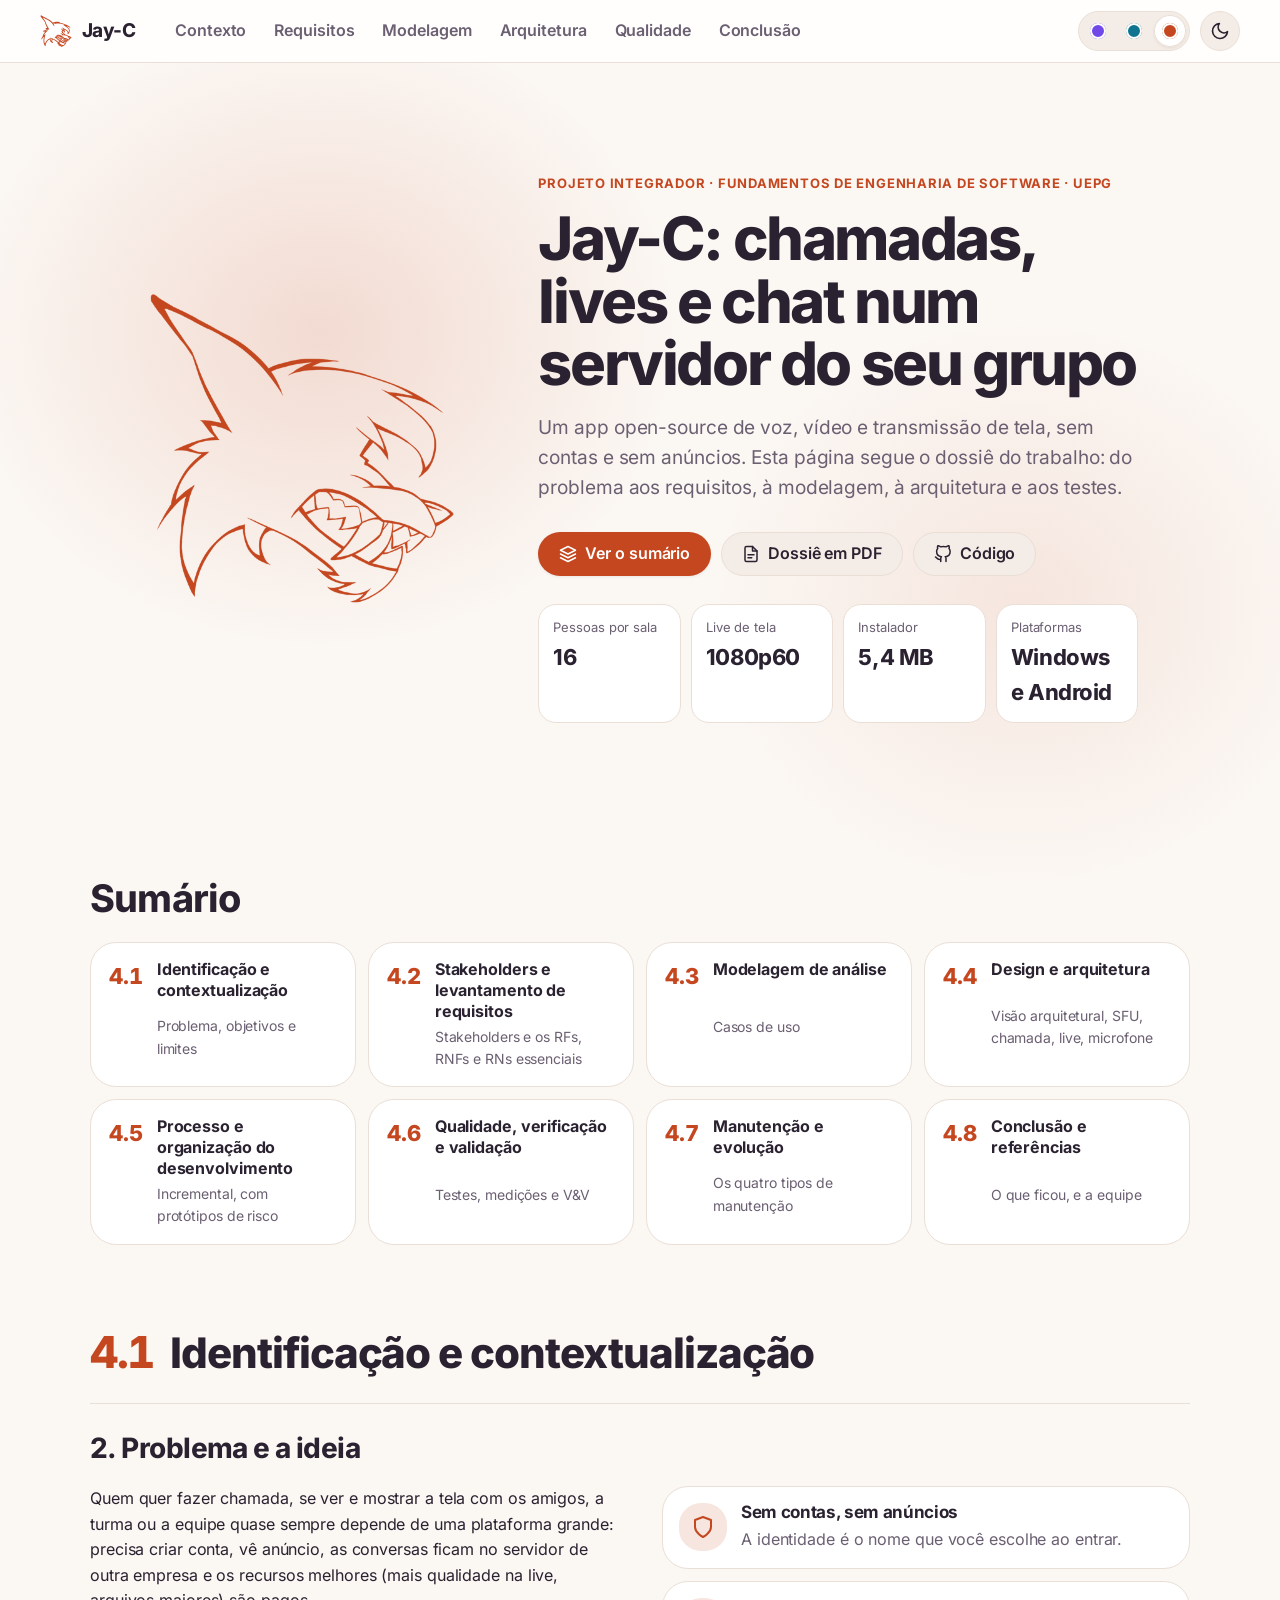
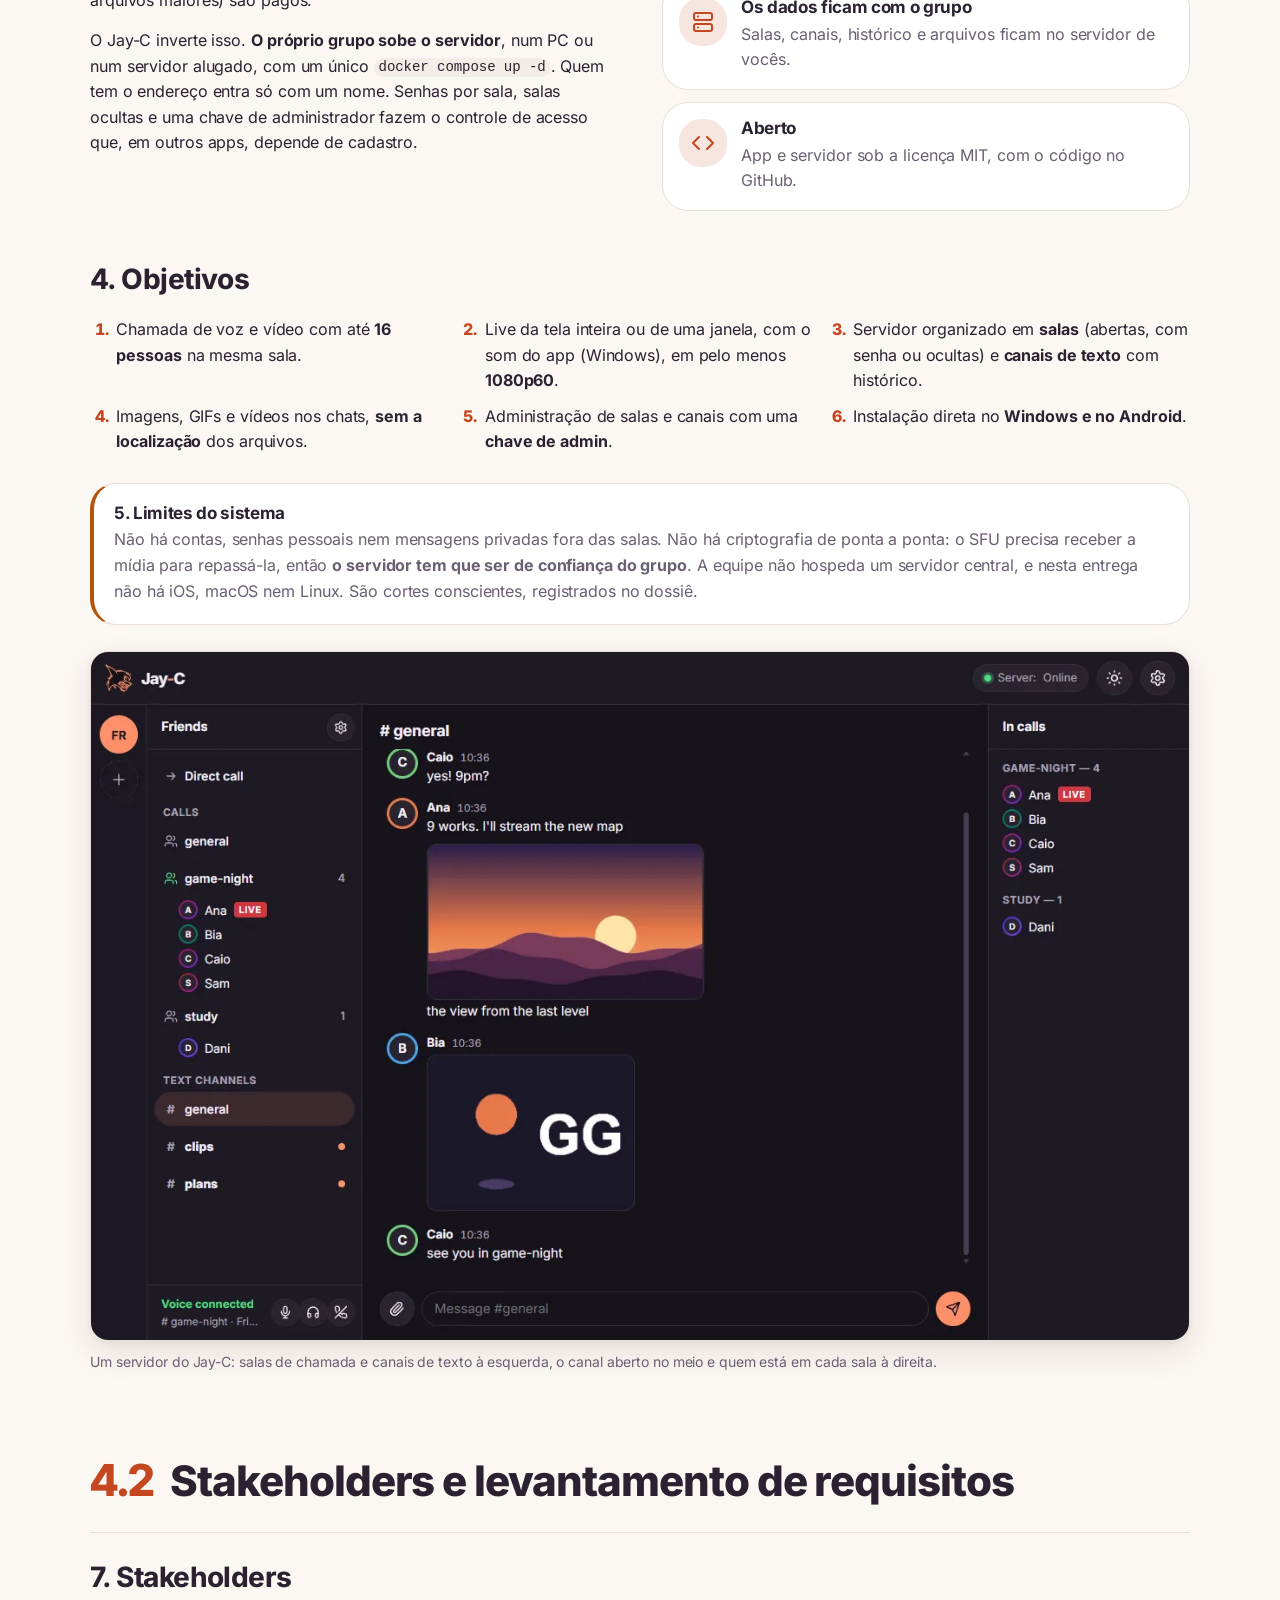
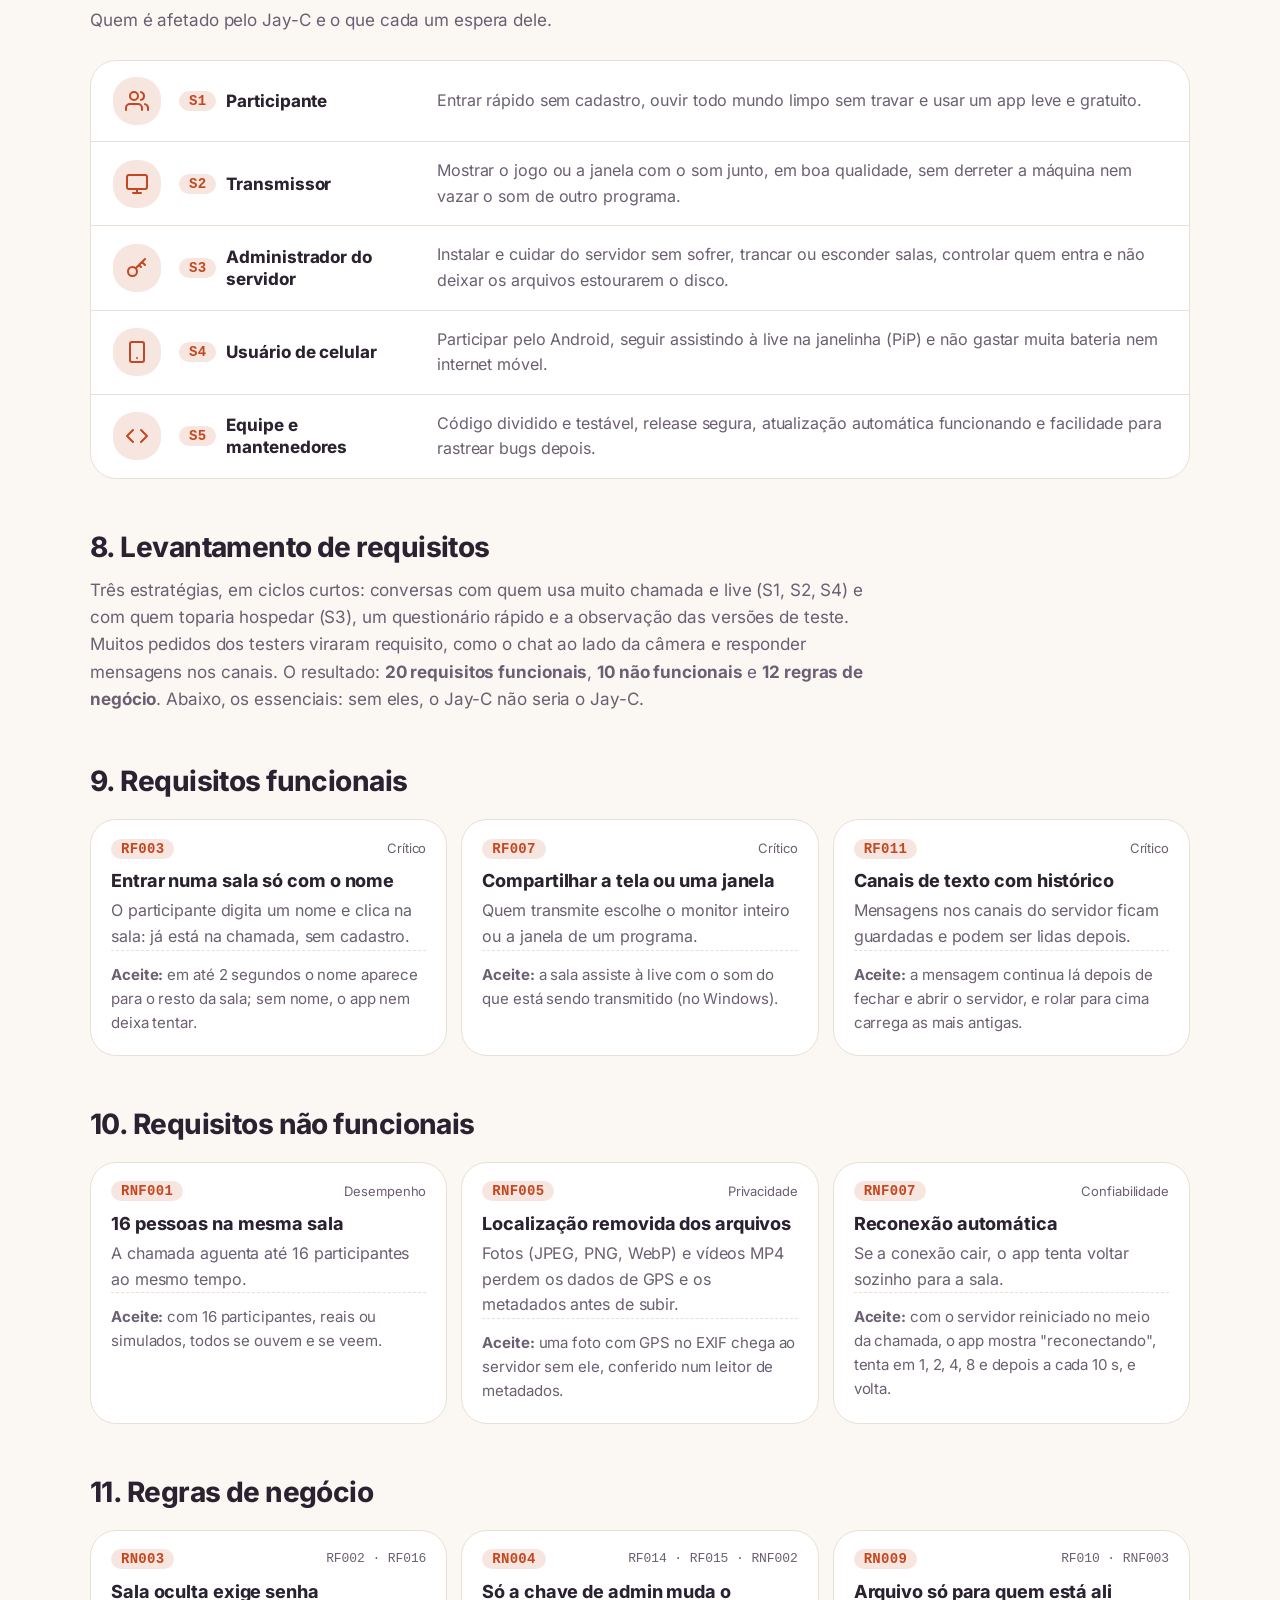
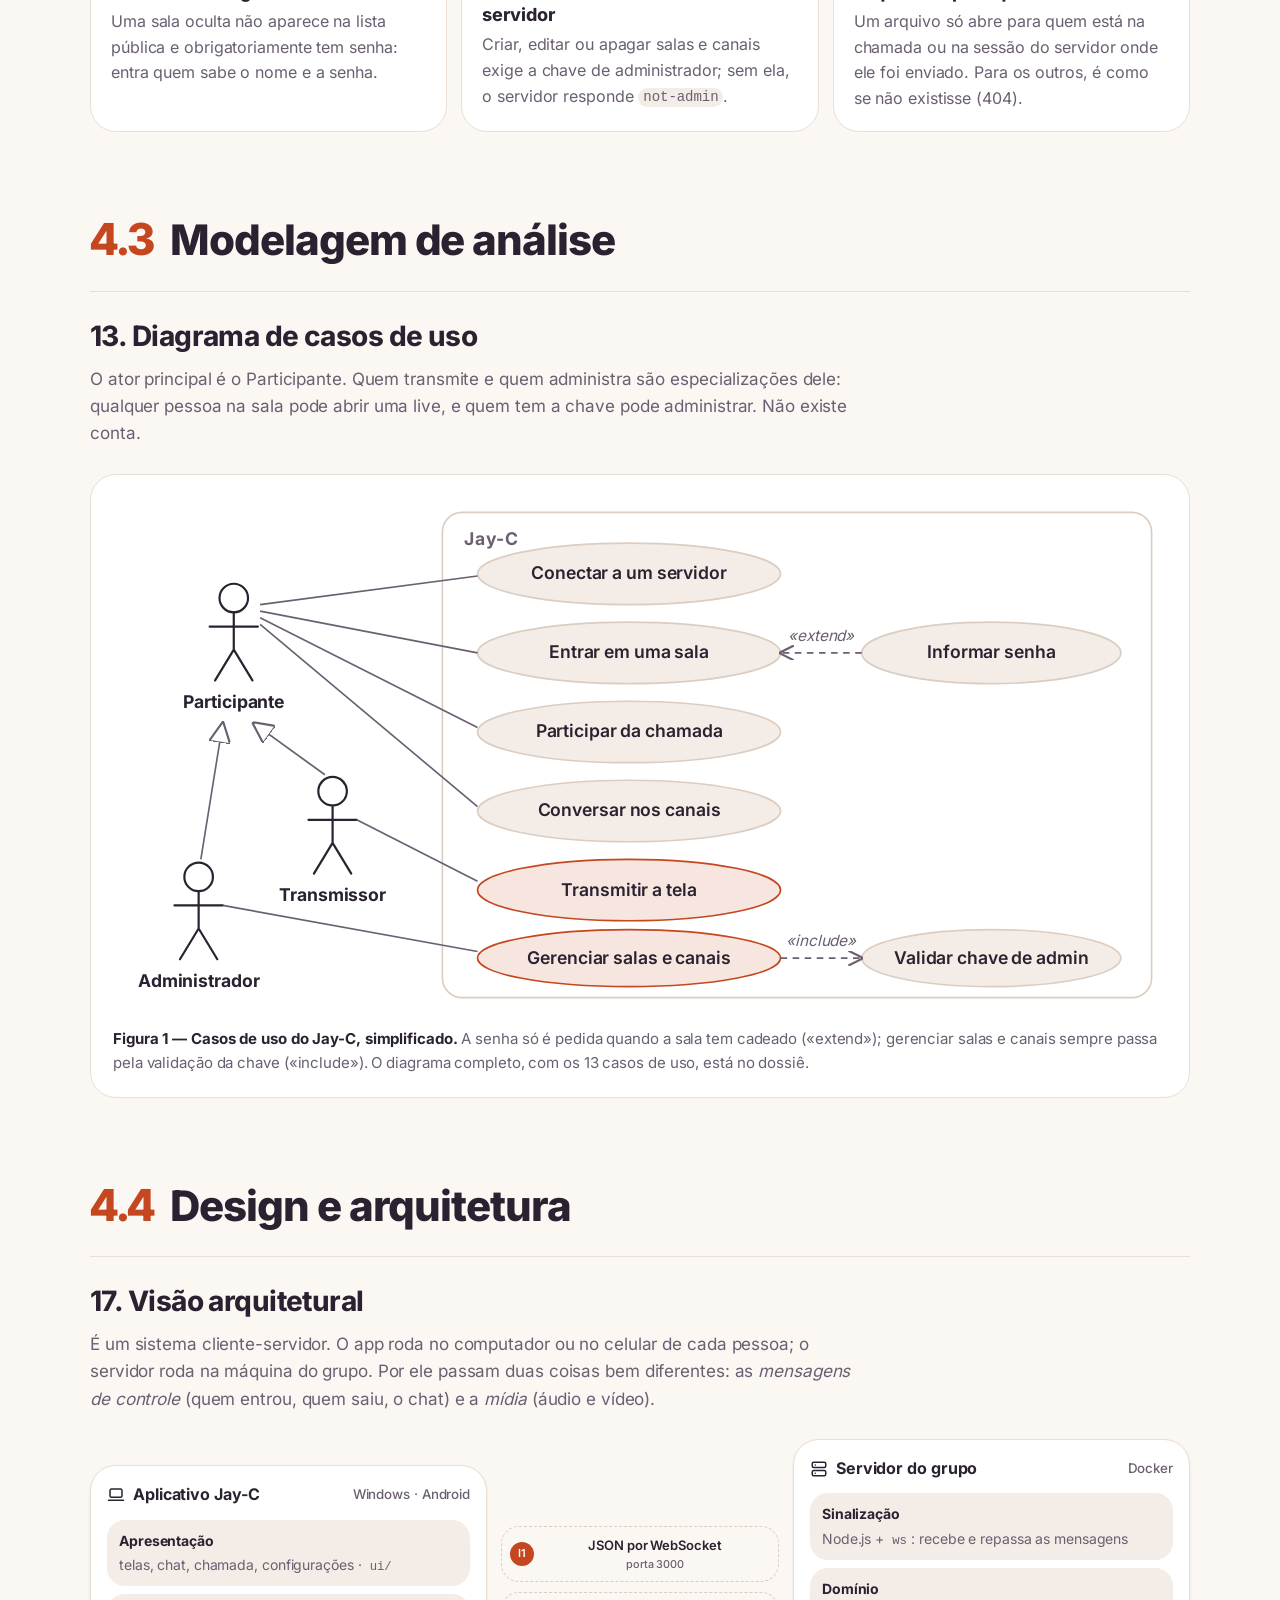
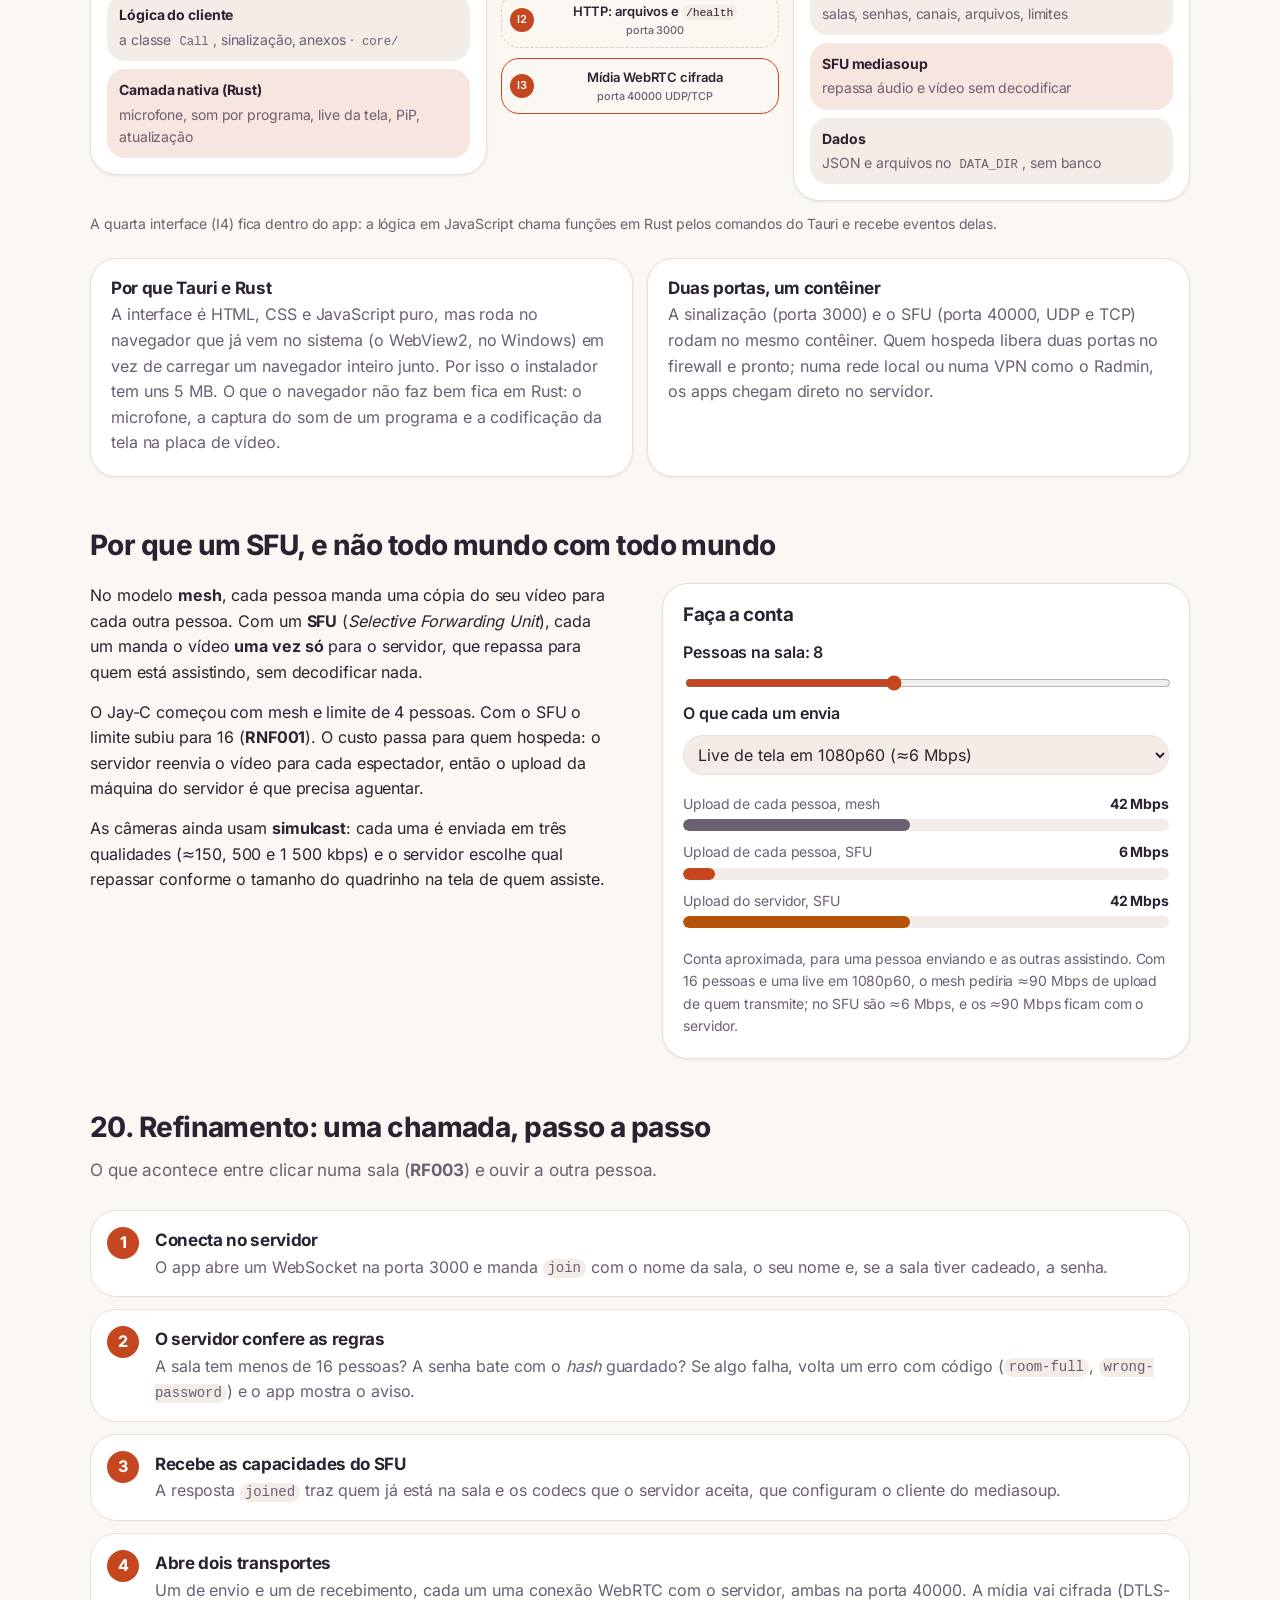
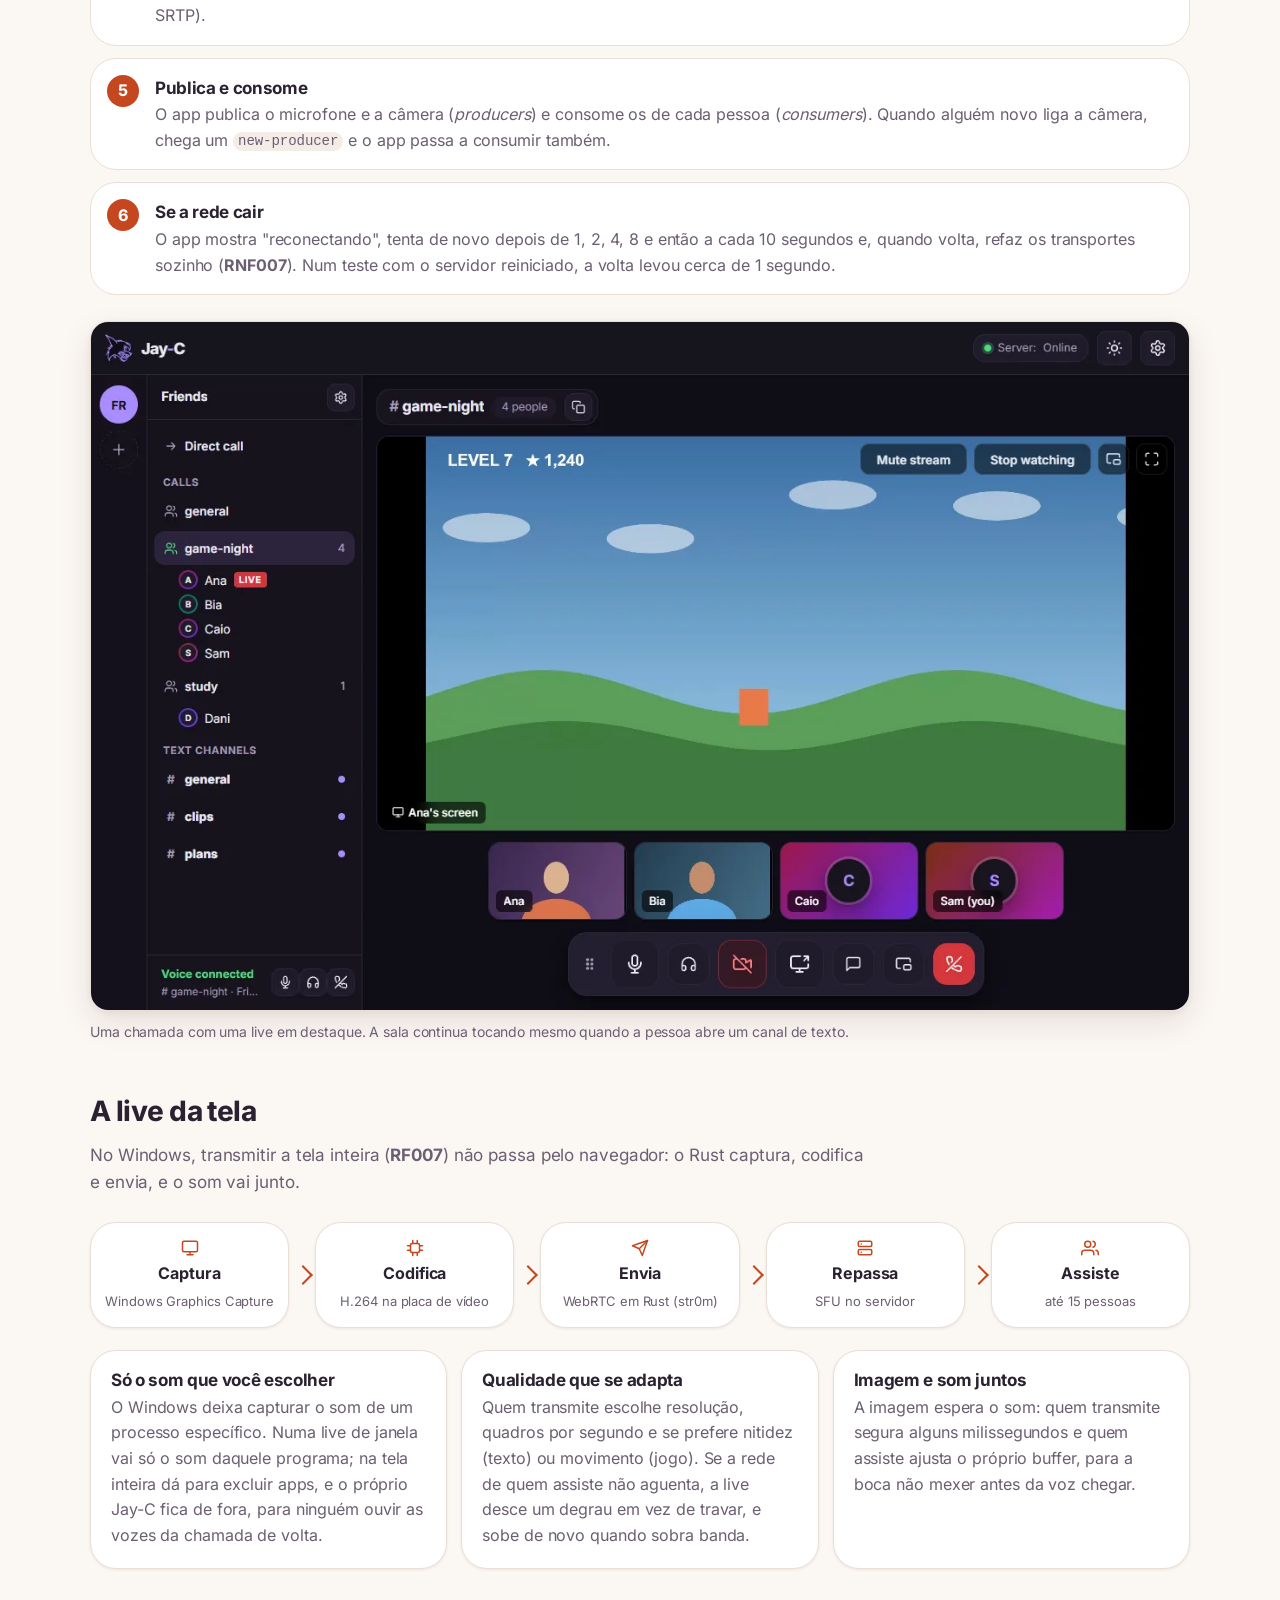
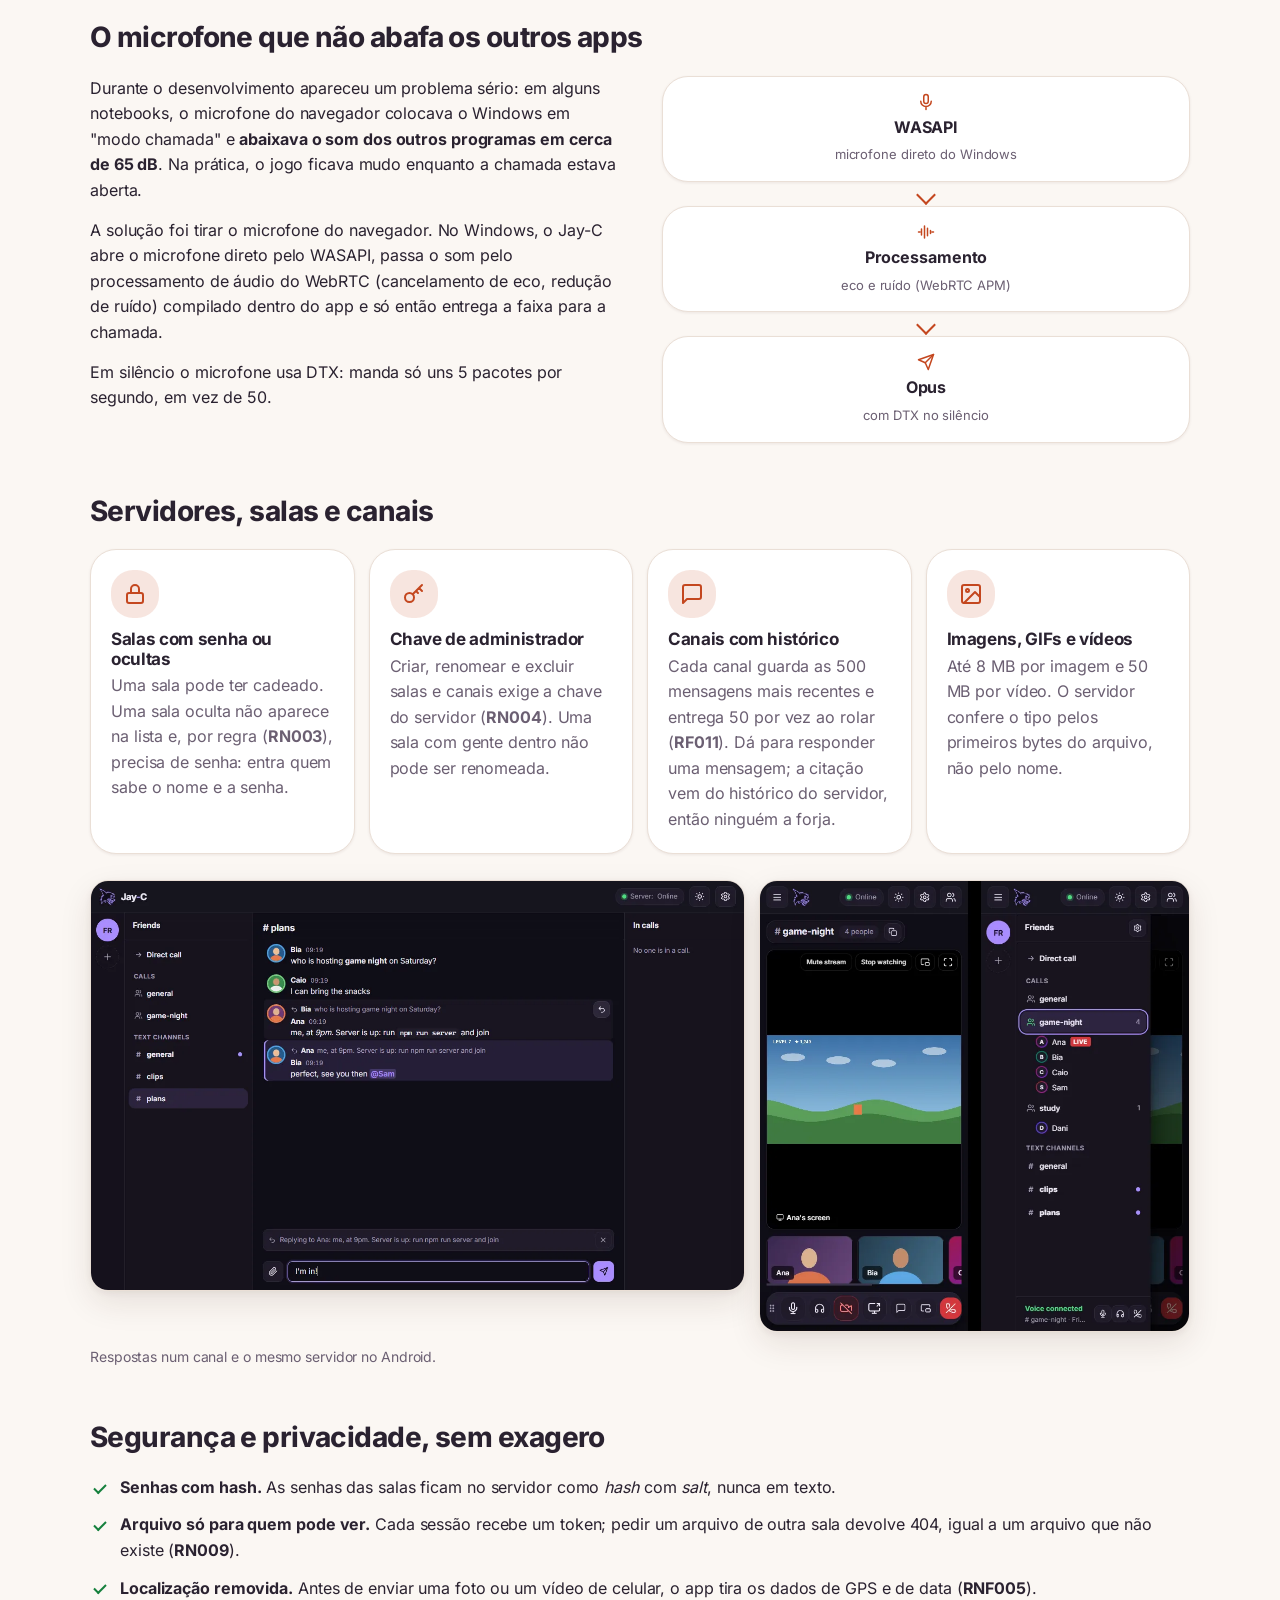
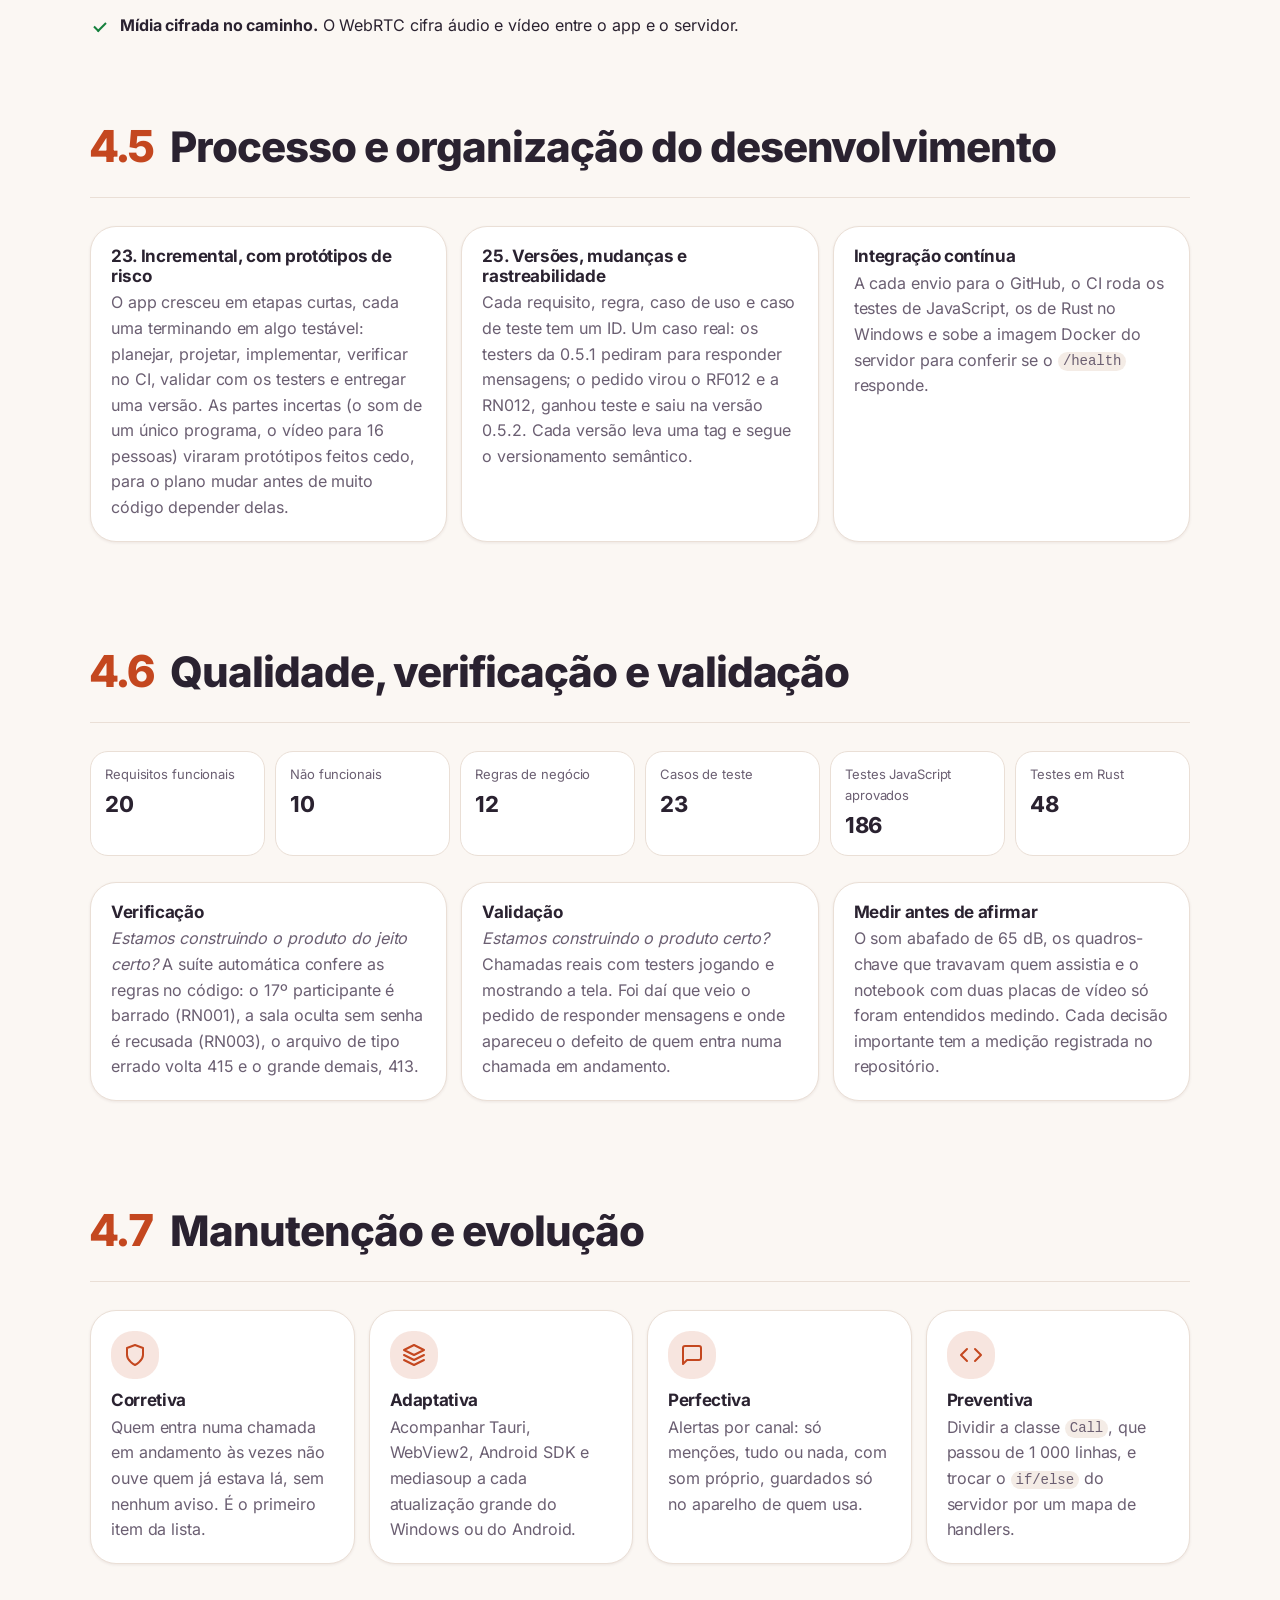
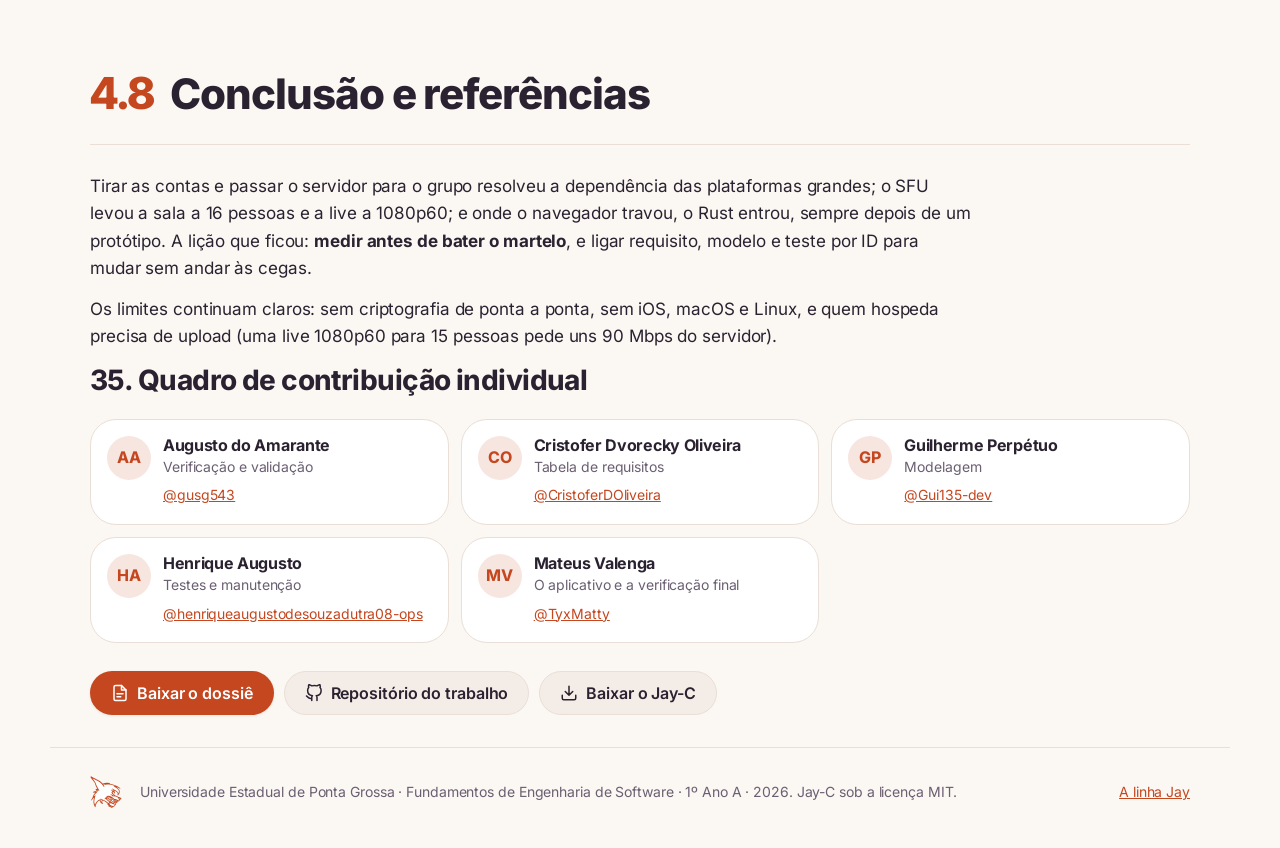
<file: index.html>
<!doctype html>
<html lang="pt-BR">
  <head>
    <meta charset="UTF-8" />
    <meta name="viewport" content="width=device-width, initial-scale=1.0" />
    <title>Jay-C — como funciona por dentro</title>
    <meta name="description" content="Projeto Integrador de Fundamentos de Engenharia de Software (UEPG): o Jay-C, um app open-source de chamadas, transmissão de tela e chat num servidor do próprio grupo, do problema aos requisitos, à modelagem, à arquitetura e aos testes." />
    <link rel="icon" href="assets/brand/favicon.png" sizes="32x32" />
    <link rel="icon" href="assets/brand/icon-256.png" sizes="256x256" />
    <link rel="apple-touch-icon" href="assets/brand/icon-256.png" />
    <meta name="theme-color" content="#ff9068" />
    <meta property="og:type" content="website" />
    <meta property="og:title" content="Jay-C — como funciona por dentro" />
    <meta property="og:description" content="O Jay-C seguindo o dossiê do Projeto Integrador: contexto, requisitos, modelagem, arquitetura (Tauri, Rust, SFU mediasoup em Docker), processo, qualidade e evolução." />
    <meta property="og:locale" content="pt_BR" />
    <!-- Before first paint: the saved style and theme (the same keys site.js writes). -->
    <script>
      (function () {
        var s = {};
        try { s = JSON.parse(localStorage.getItem('jayc.apresentacao') || '{}'); } catch (e) {}
        var dark = s.theme ? s.theme === 'dark' : matchMedia('(prefers-color-scheme: dark)').matches;
        var root = document.documentElement;
        root.dataset.theme = dark ? 'dark' : 'light';
        root.dataset.style = ['calm', 'neon', 'soft'].indexOf(s.style) >= 0 ? s.style : 'soft';
      })();
    </script>
    <link rel="stylesheet" href="css/theme.css" />
    <link rel="stylesheet" href="css/site.css" />
    <link rel="stylesheet" href="css/apresentacao.css" />
    <script type="module" src="js/site.js"></script>
  </head>
  <body>
    <a class="skip-link" href="#sumario">Pular para o conteúdo</a>

    <header class="topbar">
      <a class="brand" href="#top" aria-label="Jay-C, início">
        <span class="brand-mark wolf-mark" aria-hidden="true"></span>
        <span class="brand-name">Jay-C</span>
      </a>
      <nav class="topnav" aria-label="Capítulos">
        <a href="#c41">Contexto</a>
        <a href="#c42">Requisitos</a>
        <a href="#c43">Modelagem</a>
        <a href="#c44">Arquitetura</a>
        <a href="#c46">Qualidade</a>
        <a href="#c48">Conclusão</a>
      </nav>
      <div class="style-switch" role="radiogroup" aria-label="Estilo">
        <button type="button" role="radio" data-style-value="calm" aria-label="Calmo"><span data-style-preview="calm"></span></button>
        <button type="button" role="radio" data-style-value="neon" aria-label="Neon"><span data-style-preview="neon"></span></button>
        <button type="button" role="radio" data-style-value="soft" aria-label="Suave"><span data-style-preview="soft"></span></button>
      </div>
      <button type="button" class="icon-btn" id="theme-toggle"></button>
    </header>

    <main id="top">
      <section class="hero">
        <span class="hero-mark wolf-mark" aria-hidden="true"></span>
        <div class="hero-text">
          <p class="eyebrow">Projeto Integrador · Fundamentos de Engenharia de Software · UEPG</p>
          <h1>Jay-C: chamadas, lives e chat num servidor do seu grupo</h1>
          <p class="hero-lead">Um app open-source de voz, vídeo e transmissão de tela, sem contas e sem anúncios. Esta página segue o dossiê do trabalho: do problema aos requisitos, à modelagem, à arquitetura e aos testes.</p>
          <div class="hero-actions">
            <a class="btn" href="#sumario"><span class="btn-icon" data-icon="layers"></span>Ver o sumário</a>
            <a class="btn btn-secondary" href="https://github.com/TyxMatty/Jay-C-apresentacao/releases/latest"><span class="btn-icon" data-icon="document"></span>Dossiê em PDF</a>
            <a class="btn btn-secondary" href="https://github.com/TyxMatty/Jay-C"><span class="btn-icon" data-icon="github"></span>Código</a>
          </div>
          <dl class="stats">
            <div><dt>Pessoas por sala</dt><dd>16</dd></div>
            <div><dt>Live de tela</dt><dd>1080p60</dd></div>
            <div><dt>Instalador</dt><dd>5,4 MB</dd></div>
            <div><dt>Plataformas</dt><dd>Windows e Android</dd></div>
          </dl>
        </div>
      </section>

      <!-- ===================== Sumário ===================== -->
      <section id="sumario" class="block" aria-labelledby="sumario-title">
        <h2 id="sumario-title" class="section-title">Sumário</h2>
        <ol class="toc">
          <li><a href="#c41"><span class="toc-num">4.1</span><b>Identificação e contextualização</b><small>Problema, objetivos e limites</small></a></li>
          <li><a href="#c42"><span class="toc-num">4.2</span><b>Stakeholders e levantamento de requisitos</b><small>Stakeholders e os RFs, RNFs e RNs essenciais</small></a></li>
          <li><a href="#c43"><span class="toc-num">4.3</span><b>Modelagem de análise</b><small>Casos de uso</small></a></li>
          <li><a href="#c44"><span class="toc-num">4.4</span><b>Design e arquitetura</b><small>Visão arquitetural, SFU, chamada, live, microfone</small></a></li>
          <li><a href="#c45"><span class="toc-num">4.5</span><b>Processo e organização do desenvolvimento</b><small>Incremental, com protótipos de risco</small></a></li>
          <li><a href="#c46"><span class="toc-num">4.6</span><b>Qualidade, verificação e validação</b><small>Testes, medições e V&amp;V</small></a></li>
          <li><a href="#c47"><span class="toc-num">4.7</span><b>Manutenção e evolução</b><small>Os quatro tipos de manutenção</small></a></li>
          <li><a href="#c48"><span class="toc-num">4.8</span><b>Conclusão e referências</b><small>O que ficou, e a equipe</small></a></li>
        </ol>
      </section>

      <!-- ===================== 4.1 ===================== -->
      <section id="c41" class="block" aria-labelledby="c41-title">
        <header class="chapter">
          <span class="chapter-num">4.1</span>
          <h2 id="c41-title" class="chapter-title">Identificação e contextualização</h2>
        </header>

        <h3 id="ideia" class="section-title">2. Problema e a ideia</h3>
        <div class="two-col">
          <div class="prose">
            <p>Quem quer fazer chamada, se ver e mostrar a tela com os amigos, a turma ou a equipe quase sempre depende de uma plataforma grande: precisa criar conta, vê anúncio, as conversas ficam no servidor de outra empresa e os recursos melhores (mais qualidade na live, arquivos maiores) são pagos.</p>
            <p>O Jay-C inverte isso. <strong>O próprio grupo sobe o servidor</strong>, num PC ou num servidor alugado, com um único <code>docker compose up -d</code>. Quem tem o endereço entra só com um nome. Senhas por sala, salas ocultas e uma chave de administrador fazem o controle de acesso que, em outros apps, depende de cadastro.</p>
          </div>
          <ul class="card-list">
            <li><span class="app-icon" data-icon="shield"></span><div><h3>Sem contas, sem anúncios</h3><p>A identidade é o nome que você escolhe ao entrar.</p></div></li>
            <li><span class="app-icon" data-icon="server"></span><div><h3>Os dados ficam com o grupo</h3><p>Salas, canais, histórico e arquivos ficam no servidor de vocês.</p></div></li>
            <li><span class="app-icon" data-icon="code"></span><div><h3>Aberto</h3><p>App e servidor sob a licença MIT, com o código no GitHub.</p></div></li>
          </ul>
        </div>

        <h3 class="section-title">4. Objetivos</h3>
        <ol class="goals">
          <li>Chamada de voz e vídeo com até <b>16 pessoas</b> na mesma sala.</li>
          <li>Live da tela inteira ou de uma janela, com o som do app (Windows), em pelo menos <b>1080p60</b>.</li>
          <li>Servidor organizado em <b>salas</b> (abertas, com senha ou ocultas) e <b>canais de texto</b> com histórico.</li>
          <li>Imagens, GIFs e vídeos nos chats, <b>sem a localização</b> dos arquivos.</li>
          <li>Administração de salas e canais com uma <b>chave de admin</b>.</li>
          <li>Instalação direta no <b>Windows e no Android</b>.</li>
        </ol>

        <div class="note">
          <h3>5. Limites do sistema</h3>
          <p>Não há contas, senhas pessoais nem mensagens privadas fora das salas. Não há criptografia de ponta a ponta: o SFU precisa receber a mídia para repassá-la, então <strong>o servidor tem que ser de confiança do grupo</strong>. A equipe não hospeda um servidor central, e nesta entrega não há iOS, macOS nem Linux. São cortes conscientes, registrados no dossiê.</p>
        </div>

        <figure class="shot">
          <img src="assets/shots/server-soft.webp" width="1266" height="793" loading="lazy" alt="Um canal de texto de um servidor do Jay-C: as salas e os canais à esquerda, as mensagens com uma imagem e um GIF no meio e quem está em chamada à direita" />
          <figcaption>Um servidor do Jay-C: salas de chamada e canais de texto à esquerda, o canal aberto no meio e quem está em cada sala à direita.</figcaption>
        </figure>
      </section>

      <!-- ===================== 4.2 ===================== -->
      <section id="c42" class="block" aria-labelledby="c42-title">
        <header class="chapter">
          <span class="chapter-num">4.2</span>
          <h2 id="c42-title" class="chapter-title">Stakeholders e levantamento de requisitos</h2>
        </header>
        <h3 class="section-title">7. Stakeholders</h3>
        <p class="section-lead">Quem é afetado pelo Jay-C e o que cada um espera dele.</p>
        <ul class="stakeholders" aria-label="Stakeholders e seus interesses">
          <li>
            <span class="app-icon" data-icon="users"></span>
            <div class="stakeholder-name"><span class="req-id">S1</span><h4>Participante</h4></div>
            <p>Entrar rápido sem cadastro, ouvir todo mundo limpo sem travar e usar um app leve e gratuito.</p>
          </li>
          <li>
            <span class="app-icon" data-icon="monitor"></span>
            <div class="stakeholder-name"><span class="req-id">S2</span><h4>Transmissor</h4></div>
            <p>Mostrar o jogo ou a janela com o som junto, em boa qualidade, sem derreter a máquina nem vazar o som de outro programa.</p>
          </li>
          <li>
            <span class="app-icon" data-icon="key"></span>
            <div class="stakeholder-name"><span class="req-id">S3</span><h4>Administrador do servidor</h4></div>
            <p>Instalar e cuidar do servidor sem sofrer, trancar ou esconder salas, controlar quem entra e não deixar os arquivos estourarem o disco.</p>
          </li>
          <li>
            <span class="app-icon" data-icon="phone"></span>
            <div class="stakeholder-name"><span class="req-id">S4</span><h4>Usuário de celular</h4></div>
            <p>Participar pelo Android, seguir assistindo à live na janelinha (PiP) e não gastar muita bateria nem internet móvel.</p>
          </li>
          <li>
            <span class="app-icon" data-icon="code"></span>
            <div class="stakeholder-name"><span class="req-id">S5</span><h4>Equipe e mantenedores</h4></div>
            <p>Código dividido e testável, release segura, atualização automática funcionando e facilidade para rastrear bugs depois.</p>
          </li>
        </ul>

        <h3 class="section-title">8. Levantamento de requisitos</h3>
        <p class="section-lead">Três estratégias, em ciclos curtos: conversas com quem usa muito chamada e live (S1, S2, S4) e com quem toparia hospedar (S3), um questionário rápido e a observação das versões de teste. Muitos pedidos dos testers viraram requisito, como o chat ao lado da câmera e responder mensagens nos canais. O resultado: <b>20 requisitos funcionais</b>, <b>10 não funcionais</b> e <b>12 regras de negócio</b>. Abaixo, os essenciais: sem eles, o Jay-C não seria o Jay-C.</p>

        <h3 class="section-title">9. Requisitos funcionais</h3>
        <div class="req-grid">
          <article class="req">
            <p class="req-head"><span class="req-id">RF003</span><span class="req-tag">Crítico</span></p>
            <h4>Entrar numa sala só com o nome</h4>
            <p>O participante digita um nome e clica na sala: já está na chamada, sem cadastro.</p>
            <p class="req-accept"><b>Aceite:</b> em até 2 segundos o nome aparece para o resto da sala; sem nome, o app nem deixa tentar.</p>
          </article>
          <article class="req">
            <p class="req-head"><span class="req-id">RF007</span><span class="req-tag">Crítico</span></p>
            <h4>Compartilhar a tela ou uma janela</h4>
            <p>Quem transmite escolhe o monitor inteiro ou a janela de um programa.</p>
            <p class="req-accept"><b>Aceite:</b> a sala assiste à live com o som do que está sendo transmitido (no Windows).</p>
          </article>
          <article class="req">
            <p class="req-head"><span class="req-id">RF011</span><span class="req-tag">Crítico</span></p>
            <h4>Canais de texto com histórico</h4>
            <p>Mensagens nos canais do servidor ficam guardadas e podem ser lidas depois.</p>
            <p class="req-accept"><b>Aceite:</b> a mensagem continua lá depois de fechar e abrir o servidor, e rolar para cima carrega as mais antigas.</p>
          </article>
        </div>

        <h3 class="section-title">10. Requisitos não funcionais</h3>
        <div class="req-grid">
          <article class="req">
            <p class="req-head"><span class="req-id">RNF001</span><span class="req-tag">Desempenho</span></p>
            <h4>16 pessoas na mesma sala</h4>
            <p>A chamada aguenta até 16 participantes ao mesmo tempo.</p>
            <p class="req-accept"><b>Aceite:</b> com 16 participantes, reais ou simulados, todos se ouvem e se veem.</p>
          </article>
          <article class="req">
            <p class="req-head"><span class="req-id">RNF005</span><span class="req-tag">Privacidade</span></p>
            <h4>Localização removida dos arquivos</h4>
            <p>Fotos (JPEG, PNG, WebP) e vídeos MP4 perdem os dados de GPS e os metadados antes de subir.</p>
            <p class="req-accept"><b>Aceite:</b> uma foto com GPS no EXIF chega ao servidor sem ele, conferido num leitor de metadados.</p>
          </article>
          <article class="req">
            <p class="req-head"><span class="req-id">RNF007</span><span class="req-tag">Confiabilidade</span></p>
            <h4>Reconexão automática</h4>
            <p>Se a conexão cair, o app tenta voltar sozinho para a sala.</p>
            <p class="req-accept"><b>Aceite:</b> com o servidor reiniciado no meio da chamada, o app mostra "reconectando", tenta em 1, 2, 4, 8 e depois a cada 10 s, e volta.</p>
          </article>
        </div>

        <h3 class="section-title">11. Regras de negócio</h3>
        <div class="req-grid">
          <article class="req req-rule">
            <p class="req-head"><span class="req-id">RN003</span><span class="req-links">RF002 · RF016</span></p>
            <h4>Sala oculta exige senha</h4>
            <p>Uma sala oculta não aparece na lista pública e obrigatoriamente tem senha: entra quem sabe o nome e a senha.</p>
          </article>
          <article class="req req-rule">
            <p class="req-head"><span class="req-id">RN004</span><span class="req-links">RF014 · RF015 · RNF002</span></p>
            <h4>Só a chave de admin muda o servidor</h4>
            <p>Criar, editar ou apagar salas e canais exige a chave de administrador; sem ela, o servidor responde <code>not-admin</code>.</p>
          </article>
          <article class="req req-rule">
            <p class="req-head"><span class="req-id">RN009</span><span class="req-links">RF010 · RNF003</span></p>
            <h4>Arquivo só para quem está ali</h4>
            <p>Um arquivo só abre para quem está na chamada ou na sessão do servidor onde ele foi enviado. Para os outros, é como se não existisse (404).</p>
          </article>
        </div>
      </section>

      <!-- ===================== 4.3 ===================== -->
      <section id="c43" class="block" aria-labelledby="c43-title">
        <header class="chapter">
          <span class="chapter-num">4.3</span>
          <h2 id="c43-title" class="chapter-title">Modelagem de análise</h2>
        </header>

        <h3 class="section-title">13. Diagrama de casos de uso</h3>
        <p class="section-lead">O ator principal é o Participante. Quem transmite e quem administra são especializações dele: qualquer pessoa na sala pode abrir uma live, e quem tem a chave pode administrar. Não existe conta.</p>
        <figure class="uml">
          <svg viewBox="0 0 960 470" role="img" aria-labelledby="uml-title uml-desc">
            <title id="uml-title">Casos de uso do Jay-C (simplificado)</title>
            <desc id="uml-desc">Participante liga-se a conectar a um servidor, entrar em uma sala, participar da chamada e conversar nos canais. Entrar em uma sala é estendido por informar senha. Transmissor e Administrador são especializações do Participante. Transmissor liga-se a transmitir a tela. Administrador liga-se a gerenciar salas e canais, que inclui validar a chave de administrador.</desc>
            <defs>
              <marker id="uml-open" viewBox="0 0 10 10" refX="9" refY="5" markerWidth="9" markerHeight="9" orient="auto-start-reverse">
                <path d="M0 0 10 5 0 10" class="uml-arrow" />
              </marker>
              <marker id="uml-tri" viewBox="0 0 12 12" refX="11" refY="6" markerWidth="13" markerHeight="13" orient="auto-start-reverse">
                <path d="M0 0 12 6 0 12z" class="uml-tri" />
              </marker>
            </defs>

            <rect x="300" y="14" width="646" height="442" rx="18" class="uml-system" />
            <text x="320" y="44" class="uml-system-label">Jay-C</text>

            <!-- Actors -->
            <g class="uml-actor" transform="translate(110 92)">
              <circle cx="0" cy="0" r="13" /><path d="M0 13v34M-22 26h44M0 47l-17 28M0 47l17 28" />
              <text y="100">Participante</text>
            </g>
            <g class="uml-actor" transform="translate(200 268)">
              <circle cx="0" cy="0" r="13" /><path d="M0 13v34M-22 26h44M0 47l-17 28M0 47l17 28" />
              <text y="100">Transmissor</text>
            </g>
            <g class="uml-actor" transform="translate(78 346)">
              <circle cx="0" cy="0" r="13" /><path d="M0 13v34M-22 26h44M0 47l-17 28M0 47l17 28" />
              <text y="100">Administrador</text>
            </g>
            <!-- Specialization ("é um") -->
            <path d="M193 253 128 206" class="uml-gen" marker-end="url(#uml-tri)" />
            <path d="M80 330 100 206" class="uml-gen" marker-end="url(#uml-tri)" />

            <!-- Use cases -->
            <g class="uml-uc"><ellipse cx="470" cy="70" rx="138" ry="28" /><text x="470" y="75">Conectar a um servidor</text></g>
            <g class="uml-uc"><ellipse cx="470" cy="142" rx="138" ry="28" /><text x="470" y="147">Entrar em uma sala</text></g>
            <g class="uml-uc"><ellipse cx="800" cy="142" rx="118" ry="28" /><text x="800" y="147">Informar senha</text></g>
            <g class="uml-uc"><ellipse cx="470" cy="214" rx="138" ry="28" /><text x="470" y="219">Participar da chamada</text></g>
            <g class="uml-uc"><ellipse cx="470" cy="286" rx="138" ry="28" /><text x="470" y="291">Conversar nos canais</text></g>
            <g class="uml-uc uml-uc-accent"><ellipse cx="470" cy="358" rx="138" ry="28" /><text x="470" y="363">Transmitir a tela</text></g>
            <g class="uml-uc uml-uc-accent"><ellipse cx="470" cy="420" rx="138" ry="26" /><text x="470" y="425">Gerenciar salas e canais</text></g>
            <g class="uml-uc"><ellipse cx="800" cy="420" rx="118" ry="26" /><text x="800" y="425">Validar chave de admin</text></g>

            <!-- Associations -->
            <path d="M134 98 332 72M134 104 332 142M134 110 332 210M134 116 332 282" class="uml-assoc" />
            <path d="M222 294 332 350" class="uml-assoc" />
            <path d="M100 372 332 414" class="uml-assoc" />

            <!-- extend / include -->
            <path d="M682 142 608 142" class="uml-dep" marker-end="url(#uml-open)" />
            <text x="645" y="131" class="uml-stereo">«extend»</text>
            <path d="M608 420 682 420" class="uml-dep" marker-end="url(#uml-open)" />
            <text x="645" y="409" class="uml-stereo">«include»</text>
          </svg>
          <figcaption><b>Figura 1 — Casos de uso do Jay-C, simplificado.</b> A senha só é pedida quando a sala tem cadeado («extend»); gerenciar salas e canais sempre passa pela validação da chave («include»). O diagrama completo, com os 13 casos de uso, está no dossiê.</figcaption>
        </figure>
      </section>

      <!-- ===================== 4.4 ===================== -->
      <section id="c44" class="block" aria-labelledby="c44-title">
        <header class="chapter">
          <span class="chapter-num">4.4</span>
          <h2 id="c44-title" class="chapter-title">Design e arquitetura</h2>
        </header>

        <h3 id="arquitetura" class="section-title">17. Visão arquitetural</h3>
        <p class="section-lead">É um sistema cliente-servidor. O app roda no computador ou no celular de cada pessoa; o servidor roda na máquina do grupo. Por ele passam duas coisas bem diferentes: as <em>mensagens de controle</em> (quem entrou, quem saiu, o chat) e a <em>mídia</em> (áudio e vídeo).</p>

        <div class="arch" role="img" aria-label="Diagrama: o aplicativo, com as camadas de apresentação, lógica e nativa, conversa com o servidor por quatro interfaces; o servidor tem sinalização, domínio, SFU e dados">
          <div class="arch-side">
            <p class="arch-title"><span class="btn-icon" data-icon="laptop"></span>Aplicativo Jay-C <small>Windows · Android</small></p>
            <div class="layer"><b>Apresentação</b><span>telas, chat, chamada, configurações · <code>ui/</code></span></div>
            <div class="layer"><b>Lógica do cliente</b><span>a classe <code>Call</code>, sinalização, anexos · <code>core/</code></span></div>
            <div class="layer layer-native"><b>Camada nativa (Rust)</b><span>microfone, som por programa, live da tela, PiP, atualização</span></div>
          </div>
          <div class="arch-links" aria-hidden="true">
            <div class="link"><span>I1</span>JSON por WebSocket<small>porta 3000</small></div>
            <div class="link"><span>I2</span><b>HTTP: arquivos e <code>/health</code></b><small>porta 3000</small></div>
            <div class="link link-media"><span>I3</span>Mídia WebRTC cifrada<small>porta 40000 UDP/TCP</small></div>
          </div>
          <div class="arch-side">
            <p class="arch-title"><span class="btn-icon" data-icon="server"></span>Servidor do grupo <small>Docker</small></p>
            <div class="layer"><b>Sinalização</b><span>Node.js + <code>ws</code>: recebe e repassa as mensagens</span></div>
            <div class="layer"><b>Domínio</b><span>salas, senhas, canais, arquivos, limites</span></div>
            <div class="layer layer-native"><b>SFU mediasoup</b><span>repassa áudio e vídeo sem decodificar</span></div>
            <div class="layer"><b>Dados</b><span>JSON e arquivos no <code>DATA_DIR</code>, sem banco</span></div>
          </div>
        </div>
        <p class="hint">A quarta interface (I4) fica dentro do app: a lógica em JavaScript chama funções em Rust pelos comandos do Tauri e recebe eventos delas.</p>

        <div class="explain-grid">
          <article>
            <h3>Por que Tauri e Rust</h3>
            <p>A interface é HTML, CSS e JavaScript puro, mas roda no navegador que já vem no sistema (o WebView2, no Windows) em vez de carregar um navegador inteiro junto. Por isso o instalador tem uns 5 MB. O que o navegador não faz bem fica em Rust: o microfone, a captura do som de um programa e a codificação da tela na placa de vídeo.</p>
          </article>
          <article>
            <h3>Duas portas, um contêiner</h3>
            <p>A sinalização (porta 3000) e o SFU (porta 40000, UDP e TCP) rodam no mesmo contêiner. Quem hospeda libera duas portas no firewall e pronto; numa rede local ou numa VPN como o Radmin, os apps chegam direto no servidor.</p>
          </article>
        </div>

        <h3 id="sfu" class="section-title">Por que um SFU, e não todo mundo com todo mundo</h3>
        <div class="two-col">
          <div class="prose">
            <p>No modelo <strong>mesh</strong>, cada pessoa manda uma cópia do seu vídeo para cada outra pessoa. Com um <strong>SFU</strong> (<em>Selective Forwarding Unit</em>), cada um manda o vídeo <strong>uma vez só</strong> para o servidor, que repassa para quem está assistindo, sem decodificar nada.</p>
            <p>O Jay-C começou com mesh e limite de 4 pessoas. Com o SFU o limite subiu para 16 (<b>RNF001</b>). O custo passa para quem hospeda: o servidor reenvia o vídeo para cada espectador, então o upload da máquina do servidor é que precisa aguentar.</p>
            <p>As câmeras ainda usam <strong>simulcast</strong>: cada uma é enviada em três qualidades (≈150, 500 e 1 500 kbps) e o servidor escolhe qual repassar conforme o tamanho do quadrinho na tela de quem assiste.</p>
          </div>
          <form class="calc" id="calc" aria-labelledby="calc-title" onsubmit="return false">
            <h3 id="calc-title">Faça a conta</h3>
            <label for="calc-people">Pessoas na sala: <output id="calc-people-out">8</output></label>
            <input type="range" id="calc-people" min="2" max="16" value="8" />
            <label for="calc-source">O que cada um envia</label>
            <select id="calc-source">
              <option value="6">Live de tela em 1080p60 (≈6 Mbps)</option>
              <option value="1.5">Câmera na qualidade alta (≈1,5 Mbps)</option>
            </select>
            <div class="calc-bars" aria-live="polite">
              <div class="bar-row"><span>Upload de cada pessoa, mesh</span><div class="bar"><i id="bar-mesh"></i></div><b id="val-mesh"></b></div>
              <div class="bar-row"><span>Upload de cada pessoa, SFU</span><div class="bar"><i id="bar-sfu"></i></div><b id="val-sfu"></b></div>
              <div class="bar-row"><span>Upload do servidor, SFU</span><div class="bar bar-server"><i id="bar-server"></i></div><b id="val-server"></b></div>
            </div>
            <p class="hint">Conta aproximada, para uma pessoa enviando e as outras assistindo. Com 16 pessoas e uma live em 1080p60, o mesh pediria ≈90 Mbps de upload de quem transmite; no SFU são ≈6 Mbps, e os ≈90 Mbps ficam com o servidor.</p>
          </form>
        </div>

        <h3 id="chamada" class="section-title">20. Refinamento: uma chamada, passo a passo</h3>
        <p class="section-lead">O que acontece entre clicar numa sala (<b>RF003</b>) e ouvir a outra pessoa.</p>
        <ol class="timeline">
          <li><h3>Conecta no servidor</h3><p>O app abre um WebSocket na porta 3000 e manda <code>join</code> com o nome da sala, o seu nome e, se a sala tiver cadeado, a senha.</p></li>
          <li><h3>O servidor confere as regras</h3><p>A sala tem menos de 16 pessoas? A senha bate com o <em>hash</em> guardado? Se algo falha, volta um erro com código (<code>room-full</code>, <code>wrong-password</code>) e o app mostra o aviso.</p></li>
          <li><h3>Recebe as capacidades do SFU</h3><p>A resposta <code>joined</code> traz quem já está na sala e os codecs que o servidor aceita, que configuram o cliente do mediasoup.</p></li>
          <li><h3>Abre dois transportes</h3><p>Um de envio e um de recebimento, cada um uma conexão WebRTC com o servidor, ambas na porta 40000. A mídia vai cifrada (DTLS-SRTP).</p></li>
          <li><h3>Publica e consome</h3><p>O app publica o microfone e a câmera (<em>producers</em>) e consome os de cada pessoa (<em>consumers</em>). Quando alguém novo liga a câmera, chega um <code>new-producer</code> e o app passa a consumir também.</p></li>
          <li><h3>Se a rede cair</h3><p>O app mostra "reconectando", tenta de novo depois de 1, 2, 4, 8 e então a cada 10 segundos e, quando volta, refaz os transportes sozinho (<b>RNF007</b>). Num teste com o servidor reiniciado, a volta levou cerca de 1 segundo.</p></li>
        </ol>
        <figure class="shot">
          <img src="assets/shots/call.webp" width="1266" height="793" loading="lazy" alt="Uma chamada no Jay-C: a live de uma pessoa em destaque, os cards de quem está na sala e a barra de controles" />
          <figcaption>Uma chamada com uma live em destaque. A sala continua tocando mesmo quando a pessoa abre um canal de texto.</figcaption>
        </figure>

        <h3 id="live" class="section-title">A live da tela</h3>
        <p class="section-lead">No Windows, transmitir a tela inteira (<b>RF007</b>) não passa pelo navegador: o Rust captura, codifica e envia, e o som vai junto.</p>
        <div class="pipeline" role="img" aria-label="Fluxo da live: captura da tela pelo Windows Graphics Capture, codificação H.264 na placa de vídeo, envio por WebRTC, SFU no servidor e quem assiste; o som do programa é capturado à parte e vai como Opus estéreo">
          <div class="step"><span class="btn-icon" data-icon="monitor"></span><b>Captura</b><small>Windows Graphics Capture</small></div>
          <div class="step"><span class="btn-icon" data-icon="chip"></span><b>Codifica</b><small>H.264 na placa de vídeo</small></div>
          <div class="step"><span class="btn-icon" data-icon="send"></span><b>Envia</b><small>WebRTC em Rust (str0m)</small></div>
          <div class="step"><span class="btn-icon" data-icon="server"></span><b>Repassa</b><small>SFU no servidor</small></div>
          <div class="step"><span class="btn-icon" data-icon="users"></span><b>Assiste</b><small>até 15 pessoas</small></div>
        </div>
        <div class="explain-grid">
          <article>
            <h3>Só o som que você escolher</h3>
            <p>O Windows deixa capturar o som de um processo específico. Numa live de janela vai só o som daquele programa; na tela inteira dá para excluir apps, e o próprio Jay-C fica de fora, para ninguém ouvir as vozes da chamada de volta.</p>
          </article>
          <article>
            <h3>Qualidade que se adapta</h3>
            <p>Quem transmite escolhe resolução, quadros por segundo e se prefere nitidez (texto) ou movimento (jogo). Se a rede de quem assiste não aguenta, a live desce um degrau em vez de travar, e sobe de novo quando sobra banda.</p>
          </article>
          <article>
            <h3>Imagem e som juntos</h3>
            <p>A imagem espera o som: quem transmite segura alguns milissegundos e quem assiste ajusta o próprio buffer, para a boca não mexer antes da voz chegar.</p>
          </article>
        </div>

        <h3 id="microfone" class="section-title">O microfone que não abafa os outros apps</h3>
        <div class="two-col">
          <div class="prose">
            <p>Durante o desenvolvimento apareceu um problema sério: em alguns notebooks, o microfone do navegador colocava o Windows em "modo chamada" e <strong>abaixava o som dos outros programas em cerca de 65 dB</strong>. Na prática, o jogo ficava mudo enquanto a chamada estava aberta.</p>
            <p>A solução foi tirar o microfone do navegador. No Windows, o Jay-C abre o microfone direto pelo WASAPI, passa o som pelo processamento de áudio do WebRTC (cancelamento de eco, redução de ruído) compilado dentro do app e só então entrega a faixa para a chamada.</p>
            <p>Em silêncio o microfone usa DTX: manda só uns 5 pacotes por segundo, em vez de 50.</p>
          </div>
          <div class="pipeline pipeline-vertical" role="img" aria-label="Fluxo do microfone: WASAPI, cancelamento de eco e redução de ruído, Opus, chamada">
            <div class="step"><span class="btn-icon" data-icon="mic"></span><b>WASAPI</b><small>microfone direto do Windows</small></div>
            <div class="step"><span class="btn-icon" data-icon="waveform"></span><b>Processamento</b><small>eco e ruído (WebRTC APM)</small></div>
            <div class="step"><span class="btn-icon" data-icon="send"></span><b>Opus</b><small>com DTX no silêncio</small></div>
          </div>
        </div>

        <h3 id="servidores" class="section-title">Servidores, salas e canais</h3>
        <div class="feature-grid">
          <article><span class="app-icon" data-icon="lock"></span><h3>Salas com senha ou ocultas</h3><p>Uma sala pode ter cadeado. Uma sala oculta não aparece na lista e, por regra (<b>RN003</b>), precisa de senha: entra quem sabe o nome e a senha.</p></article>
          <article><span class="app-icon" data-icon="key"></span><h3>Chave de administrador</h3><p>Criar, renomear e excluir salas e canais exige a chave do servidor (<b>RN004</b>). Uma sala com gente dentro não pode ser renomeada.</p></article>
          <article><span class="app-icon" data-icon="chat"></span><h3>Canais com histórico</h3><p>Cada canal guarda as 500 mensagens mais recentes e entrega 50 por vez ao rolar (<b>RF011</b>). Dá para responder uma mensagem; a citação vem do histórico do servidor, então ninguém a forja.</p></article>
          <article><span class="app-icon" data-icon="image"></span><h3>Imagens, GIFs e vídeos</h3><p>Até 8 MB por imagem e 50 MB por vídeo. O servidor confere o tipo pelos primeiros bytes do arquivo, não pelo nome.</p></article>
        </div>
        <figure class="shot shot-pair">
          <img src="assets/shots/replies.webp" width="1266" height="793" loading="lazy" alt="Respostas num canal de texto: cada resposta mostra em cima quem escreveu a mensagem original e o começo dela" />
          <img src="assets/shots/phone.webp" width="792" height="832" loading="lazy" alt="O Jay-C no celular: uma chamada com a live de uma pessoa e as câmeras, e a gaveta com as salas e os canais" />
          <figcaption>Respostas num canal e o mesmo servidor no Android.</figcaption>
        </figure>

        <h3 id="seguranca" class="section-title">Segurança e privacidade, sem exagero</h3>
        <ul class="check-list">
          <li><b>Senhas com hash.</b> As senhas das salas ficam no servidor como <em>hash</em> com <em>salt</em>, nunca em texto.</li>
          <li><b>Arquivo só para quem pode ver.</b> Cada sessão recebe um token; pedir um arquivo de outra sala devolve 404, igual a um arquivo que não existe (<b>RN009</b>).</li>
          <li><b>Localização removida.</b> Antes de enviar uma foto ou um vídeo de celular, o app tira os dados de GPS e de data (<b>RNF005</b>).</li>
          <li><b>Mídia cifrada no caminho.</b> O WebRTC cifra áudio e vídeo entre o app e o servidor.</li>
        </ul>
      </section>

      <!-- ===================== 4.5 ===================== -->
      <section id="c45" class="block" aria-labelledby="c45-title">
        <header class="chapter">
          <span class="chapter-num">4.5</span>
          <h2 id="c45-title" class="chapter-title">Processo e organização do desenvolvimento</h2>
        </header>
        <div class="explain-grid">
          <article>
            <h3>23. Incremental, com protótipos de risco</h3>
            <p>O app cresceu em etapas curtas, cada uma terminando em algo testável: planejar, projetar, implementar, verificar no CI, validar com os testers e entregar uma versão. As partes incertas (o som de um único programa, o vídeo para 16 pessoas) viraram protótipos feitos cedo, para o plano mudar antes de muito código depender delas.</p>
          </article>
          <article>
            <h3>25. Versões, mudanças e rastreabilidade</h3>
            <p>Cada requisito, regra, caso de uso e caso de teste tem um ID. Um caso real: os testers da 0.5.1 pediram para responder mensagens; o pedido virou o RF012 e a RN012, ganhou teste e saiu na versão 0.5.2. Cada versão leva uma tag e segue o versionamento semântico.</p>
          </article>
          <article>
            <h3>Integração contínua</h3>
            <p>A cada envio para o GitHub, o CI roda os testes de JavaScript, os de Rust no Windows e sobe a imagem Docker do servidor para conferir se o <code>/health</code> responde.</p>
          </article>
        </div>
      </section>

      <!-- ===================== 4.6 ===================== -->
      <section id="c46" class="block" aria-labelledby="c46-title">
        <header class="chapter">
          <span class="chapter-num">4.6</span>
          <h2 id="c46-title" class="chapter-title">Qualidade, verificação e validação</h2>
        </header>
        <dl class="stats stats-wide">
          <div><dt>Requisitos funcionais</dt><dd>20</dd></div>
          <div><dt>Não funcionais</dt><dd>10</dd></div>
          <div><dt>Regras de negócio</dt><dd>12</dd></div>
          <div><dt>Casos de teste</dt><dd>23</dd></div>
          <div><dt>Testes JavaScript aprovados</dt><dd>186</dd></div>
          <div><dt>Testes em Rust</dt><dd>48</dd></div>
        </dl>
        <div class="explain-grid">
          <article>
            <h3>Verificação</h3>
            <p><em>Estamos construindo o produto do jeito certo?</em> A suíte automática confere as regras no código: o 17º participante é barrado (RN001), a sala oculta sem senha é recusada (RN003), o arquivo de tipo errado volta 415 e o grande demais, 413.</p>
          </article>
          <article>
            <h3>Validação</h3>
            <p><em>Estamos construindo o produto certo?</em> Chamadas reais com testers jogando e mostrando a tela. Foi daí que veio o pedido de responder mensagens e onde apareceu o defeito de quem entra numa chamada em andamento.</p>
          </article>
          <article>
            <h3>Medir antes de afirmar</h3>
            <p>O som abafado de 65 dB, os quadros-chave que travavam quem assistia e o notebook com duas placas de vídeo só foram entendidos medindo. Cada decisão importante tem a medição registrada no repositório.</p>
          </article>
        </div>
      </section>

      <!-- ===================== 4.7 ===================== -->
      <section id="c47" class="block" aria-labelledby="c47-title">
        <header class="chapter">
          <span class="chapter-num">4.7</span>
          <h2 id="c47-title" class="chapter-title">Manutenção e evolução</h2>
        </header>
        <div class="feature-grid">
          <article><span class="app-icon" data-icon="shield"></span><h3>Corretiva</h3><p>Quem entra numa chamada em andamento às vezes não ouve quem já estava lá, sem nenhum aviso. É o primeiro item da lista.</p></article>
          <article><span class="app-icon" data-icon="layers"></span><h3>Adaptativa</h3><p>Acompanhar Tauri, WebView2, Android SDK e mediasoup a cada atualização grande do Windows ou do Android.</p></article>
          <article><span class="app-icon" data-icon="chat"></span><h3>Perfectiva</h3><p>Alertas por canal: só menções, tudo ou nada, com som próprio, guardados só no aparelho de quem usa.</p></article>
          <article><span class="app-icon" data-icon="code"></span><h3>Preventiva</h3><p>Dividir a classe <code>Call</code>, que passou de 1 000 linhas, e trocar o <code>if/else</code> do servidor por um mapa de handlers.</p></article>
        </div>
      </section>

      <!-- ===================== 4.8 ===================== -->
      <section id="c48" class="block" aria-labelledby="c48-title">
        <header class="chapter">
          <span class="chapter-num">4.8</span>
          <h2 id="c48-title" class="chapter-title">Conclusão e referências</h2>
        </header>
        <div class="prose conclusion">
          <p>Tirar as contas e passar o servidor para o grupo resolveu a dependência das plataformas grandes; o SFU levou a sala a 16 pessoas e a live a 1080p60; e onde o navegador travou, o Rust entrou, sempre depois de um protótipo. A lição que ficou: <strong>medir antes de bater o martelo</strong>, e ligar requisito, modelo e teste por ID para mudar sem andar às cegas.</p>
          <p>Os limites continuam claros: sem criptografia de ponta a ponta, sem iOS, macOS e Linux, e quem hospeda precisa de upload (uma live 1080p60 para 15 pessoas pede uns 90 Mbps do servidor).</p>
        </div>

        <h3 id="equipe" class="section-title">35. Quadro de contribuição individual</h3>
        <ul class="team">
          <li><span class="avatar">AA</span><div><h3>Augusto do Amarante</h3><p>Verificação e validação</p><a href="https://github.com/gusg543">@gusg543</a></div></li>
          <li><span class="avatar">CO</span><div><h3>Cristofer Dvorecky Oliveira</h3><p>Tabela de requisitos</p><a href="https://github.com/CristoferDOliveira">@CristoferDOliveira</a></div></li>
          <li><span class="avatar">GP</span><div><h3>Guilherme Perpétuo</h3><p>Modelagem</p><a href="https://github.com/Gui135-dev">@Gui135-dev</a></div></li>
          <li><span class="avatar">HA</span><div><h3>Henrique Augusto</h3><p>Testes e manutenção</p><a href="https://github.com/henriqueaugustodesouzadutra08-ops">@henriqueaugustodesouzadutra08-ops</a></div></li>
          <li><span class="avatar">MV</span><div><h3>Mateus Valenga</h3><p>O aplicativo e a verificação final</p><a href="https://github.com/TyxMatty">@TyxMatty</a></div></li>
        </ul>
        <div class="hero-actions">
          <a class="btn" href="https://github.com/TyxMatty/Jay-C-apresentacao/releases/latest"><span class="btn-icon" data-icon="document"></span>Baixar o dossiê</a>
          <a class="btn btn-secondary" href="https://github.com/TyxMatty/Jay-C-apresentacao"><span class="btn-icon" data-icon="github"></span>Repositório do trabalho</a>
          <a class="btn btn-secondary" href="https://github.com/TyxMatty/Jay-C/releases/latest"><span class="btn-icon" data-icon="download"></span>Baixar o Jay-C</a>
        </div>
      </section>
    </main>

    <footer class="footer">
      <span class="brand-mark wolf-mark" aria-hidden="true"></span>
      <p>Universidade Estadual de Ponta Grossa · Fundamentos de Engenharia de Software · 1º Ano A · 2026. Jay-C sob a licença MIT.</p>
      <a href="https://tyxmatty.github.io/jay-website/">A linha Jay</a>
    </footer>
  </body>
</html>
</file>
<file: css/theme.css>
/*
 * Design tokens. <html data-theme="light|dark"> picks the colors and <html data-style="calm|neon|soft">
 * the look (Settings › Appearance › Style); public/theme-init.js sets both before first paint.
 * Each style's dark block redefines every color, so no light value leaks into a dark style.
 * [data-style-preview] gets a style's tokens on one element (the previews in Settings).
 * test/theme-contrast.test.js checks text and button contrast for all six combinations.
 */

@font-face {
  font-family: 'Inter';
  font-style: normal;
  font-display: swap;
  font-weight: 100 900;
  src: url('../assets/fonts/inter-latin-wght.woff2') format('woff2-variations');
  unicode-range: U+0000-00FF, U+0131, U+0152-0153, U+02BB-02BC, U+02C6, U+02DA, U+02DC, U+0304, U+0308, U+0329,
    U+2000-206F, U+20AC, U+2122, U+2191, U+2193, U+2212, U+2215, U+FEFF, U+FFFD;
}

/* ---------- Calm (default): graphite, soft violet, medium corners ---------- */
:root,
[data-style-preview='calm'] {
  color-scheme: light;

  --bg: #f6f5fa;
  --surface: #ffffff;
  --surface-2: #f0eef6;
  --surface-3: #ffffff;
  --border: #e0dcea;
  --border-strong: #cbc5d8;
  --text: #17141f;
  --text-muted: #5f5874;
  --accent: #7048e8;
  --accent-hover: #5f37d6;
  --accent-contrast: #ffffff;
  --success: #15803d;
  --warning: #b45309;
  --danger: #c8282e;
  --danger-fill: #d93a3f;
  --danger-fill-hover: #c42f34;
  --speaking: #16a34a;
  --shadow-sm: 0 1px 2px rgb(24 20 40 / 0.06), 0 1px 3px rgb(24 20 40 / 0.06);
  --shadow: 0 10px 30px rgb(24 20 40 / 0.1), 0 2px 6px rgb(24 20 40 / 0.06);
  --shadow-lg: 0 24px 60px rgb(24 20 40 / 0.18), 0 4px 12px rgb(24 20 40 / 0.08);
  --backdrop: rgb(18 14 28 / 0.4);

  --radius-sm: 8px;
  --radius: 12px;
  --radius-lg: 18px;
  --radius-control: 10px;
  --radius-call: 16px;
  --radius-tile: 14px;
  --glow: 0 0 0 transparent;
  --overlay-blur: 16px;

  --font: 'Inter', system-ui, -apple-system, 'Segoe UI', Roboto, 'Helvetica Neue', Arial, sans-serif;
  --font-mono: ui-monospace, 'Cascadia Code', 'SF Mono', Menlo, Consolas, monospace;
  --ease-out: cubic-bezier(0.22, 1, 0.36, 1);
  --ease-spring: cubic-bezier(0.34, 1.56, 0.64, 1);
  --dur-fast: 120ms;
  --dur: 200ms;
}

:root[data-theme='dark'],
:root[data-theme='dark'] [data-style-preview='calm'] {
  color-scheme: dark;

  --bg: #0f0d16;
  --surface: #17141f;
  --surface-2: #1f1b2a;
  --surface-3: #262235;
  --border: #2c2738;
  --border-strong: #3b354b;
  --text: #ece9f3;
  --text-muted: #a39cb6;
  --accent: #aa8bff;
  --accent-hover: #bba2ff;
  --accent-contrast: #0f0d16;
  --success: #4ade80;
  --warning: #fbbf24;
  --danger: #ff7b7f;
  --danger-fill: #d4363c;
  --danger-fill-hover: #e04449;
  --speaking: #3dd68c;
  --shadow-sm: 0 1px 2px rgb(0 0 0 / 0.4);
  --shadow: 0 10px 30px rgb(0 0 0 / 0.45), 0 2px 6px rgb(0 0 0 / 0.3);
  --shadow-lg: 0 24px 60px rgb(0 0 0 / 0.6), 0 4px 12px rgb(0 0 0 / 0.35);
  --backdrop: rgb(0 0 0 / 0.55);
}

/* ---------- Neon: deep black, cyan + magenta, sharp corners, glow ---------- */
:root[data-style='neon'],
[data-style-preview='neon'] {
  --bg: #f3f6fa;
  --surface: #ffffff;
  --surface-2: #e9eef5;
  --surface-3: #ffffff;
  --border: #d5dce8;
  --border-strong: #b9c3d4;
  --text: #0a0b12;
  --text-muted: #4f5670;
  --accent: #0e7490;
  --accent-hover: #0b6079;
  --accent-contrast: #ffffff;
  --accent-2: #c026d3;
  --success: #047857;
  --warning: #b45309;
  --danger: #be123c;
  --danger-fill: #e11d48;
  --danger-fill-hover: #be123c;
  --speaking: #0d9488;
  --glow: 0 0 0 1px color-mix(in srgb, var(--accent) 35%, transparent), 0 0 18px color-mix(in srgb, var(--accent) 25%, transparent);

  --radius-sm: 4px;
  --radius: 8px;
  --radius-lg: 10px;
  --radius-control: 6px;
  --radius-call: 8px;
  --radius-tile: 8px;
}

:root[data-style='neon'][data-theme='dark'],
:root[data-theme='dark'] [data-style-preview='neon'] {
  --bg: #06060a;
  --surface: #0e0e16;
  --surface-2: #161622;
  --surface-3: #1b1b29;
  --border: #23233a;
  --border-strong: #34345a;
  --text: #eeeefa;
  --text-muted: #9c9cbc;
  --accent: #22d3ee;
  --accent-hover: #67e8f9;
  --accent-contrast: #06060a;
  --accent-2: #e879f9;
  --success: #34d399;
  --warning: #fbbf24;
  --danger: #ff6b8b;
  --danger-fill: #e11d48;
  --danger-fill-hover: #f43f5e;
  --speaking: #2ee6a6;
  --glow: 0 0 0 1px color-mix(in srgb, var(--accent) 55%, transparent), 0 0 22px color-mix(in srgb, var(--accent) 45%, transparent);
  --shadow-sm: 0 1px 2px rgb(0 0 0 / 0.5);
  --shadow: 0 10px 30px rgb(0 0 0 / 0.55), 0 0 0 1px rgb(255 255 255 / 0.02);
  --shadow-lg: 0 24px 60px rgb(0 0 0 / 0.7);
  --backdrop: rgb(0 0 0 / 0.65);
}

/* ---------- Soft: warm, peach, very round ---------- */
:root[data-style='soft'],
[data-style-preview='soft'] {
  --bg: #fbf7f3;
  --surface: #ffffff;
  --surface-2: #f4ece6;
  --surface-3: #ffffff;
  --border: #eadfd6;
  --border-strong: #dccdc1;
  --text: #2a2230;
  --text-muted: #6b5f72;
  --accent: #c4471f;
  --accent-hover: #ab3c19;
  --accent-contrast: #ffffff;
  --success: #15803d;
  --warning: #b45309;
  --danger: #c22a33;
  --danger-fill: #d83b44;
  --danger-fill-hover: #c22a33;
  --speaking: #15803d;
  --shadow-sm: 0 1px 3px rgb(60 30 20 / 0.08);
  --shadow: 0 12px 32px rgb(60 30 20 / 0.1), 0 2px 6px rgb(60 30 20 / 0.06);
  --shadow-lg: 0 28px 64px rgb(60 30 20 / 0.16), 0 4px 12px rgb(60 30 20 / 0.08);
  --backdrop: rgb(40 25 30 / 0.35);

  --radius-sm: 12px;
  --radius: 18px;
  --radius-lg: 26px;
  --radius-control: 999px;
  --radius-call: 999px;
  --radius-tile: 22px;
}

:root[data-style='soft'][data-theme='dark'],
:root[data-theme='dark'] [data-style-preview='soft'] {
  --bg: #16131b;
  --surface: #1f1b26;
  --surface-2: #29242f;
  --surface-3: #302a37;
  --border: #342e3d;
  --border-strong: #463e51;
  --text: #f4eff7;
  --text-muted: #aca3b8;
  --accent: #ff9068;
  --accent-hover: #ffa784;
  --accent-contrast: #16131b;
  --success: #4ade80;
  --warning: #fbbf24;
  --danger: #ff8a8f;
  --danger-fill: #d4363c;
  --danger-fill-hover: #e04449;
  --speaking: #34d399;
  --shadow-sm: 0 1px 3px rgb(0 0 0 / 0.4);
  --shadow: 0 12px 32px rgb(0 0 0 / 0.45), 0 2px 6px rgb(0 0 0 / 0.3);
  --shadow-lg: 0 28px 64px rgb(0 0 0 / 0.6);
  --backdrop: rgb(0 0 0 / 0.5);
}

/* Call buttons: circles or squares, whatever the style (Settings › Call controls › Shape). */
:root[data-call-shape='round'] {
  --radius-call: 50%;
}

:root[data-style='soft'][data-call-shape='square'] {
  --radius-call: 16px;
}

/* Shared derived tokens (they follow the user's button color too). */
:root {
  --accent-soft: color-mix(in srgb, var(--accent) 14%, transparent);
  --focus-ring: color-mix(in srgb, var(--accent) 50%, transparent);
  --overlay: color-mix(in srgb, var(--surface-3) 86%, transparent);
}
</file>
<file: css/site.css>
/* The Jay website. Colors, corners and fonts come from theme.css (Jay-C's tokens, unchanged); the
   base, buttons, wolf and glow follow the apps' app.css (Jay-C, Jay-H). */

*,
*::before,
*::after {
  box-sizing: border-box;
}

html {
  scroll-behavior: smooth;
  scroll-padding-top: 76px; /* the sticky top bar */
}

@media (prefers-reduced-motion: reduce) {
  html {
    scroll-behavior: auto;
  }
}

body {
  margin: 0;
  background: var(--bg);
  color: var(--text);
  font: 16px/1.6 var(--font);
  font-feature-settings: 'cv11', 'ss03';
  letter-spacing: -0.006em;
  -webkit-font-smoothing: antialiased;
  text-rendering: optimizeLegibility;
}

[hidden] {
  display: none !important;
}

a {
  color: var(--accent-text, var(--accent));
}

:focus-visible {
  outline: 3px solid var(--focus-ring);
  outline-offset: 2px;
}

::selection {
  background: color-mix(in srgb, var(--accent) 35%, transparent);
}

h1,
h2,
h3 {
  letter-spacing: -0.02em;
  line-height: 1.15;
}

.skip-link {
  position: absolute;
  left: 16px;
  top: -60px;
  z-index: 10;
  padding: 8px 14px;
  border-radius: var(--radius-control);
  background: var(--accent);
  color: var(--accent-contrast);
}

.skip-link:focus {
  top: 12px;
}

/* ---------- The wolf (two masks in the style's colors, as in the apps) ---------- */

.wolf-mark {
  position: relative;
  display: inline-block;
  flex: none;
}

.wolf-mark::before,
.wolf-mark::after {
  content: '';
  position: absolute;
  inset: 0;
  background: var(--accent-contrast);
  mask: url('../assets/brand/wolf-fill.png') center / contain no-repeat;
}

.wolf-mark::after {
  background: var(--accent);
  mask-image: url('../assets/brand/wolf-lines.png');
}

.brand-mark {
  width: 32px;
  height: 32px;
}

/* ---------- Buttons ---------- */

.btn {
  display: inline-flex;
  align-items: center;
  justify-content: center;
  gap: 8px;
  min-height: 44px;
  padding: 0 20px;
  border: 1px solid transparent;
  border-radius: var(--radius-control);
  background: var(--accent);
  color: var(--accent-contrast);
  font: inherit;
  font-weight: 600;
  text-decoration: none;
  cursor: pointer;
  box-shadow: var(--shadow-sm);
  transition:
    background-color var(--dur-fast),
    border-color var(--dur-fast),
    box-shadow var(--dur),
    transform var(--dur-fast);
}

.btn:hover {
  background: var(--accent-hover);
  box-shadow: var(--glow), var(--shadow-sm);
}

.btn:active {
  transform: translateY(1px);
}

.btn-secondary {
  background: var(--surface-2);
  color: var(--text);
  border-color: var(--border);
  box-shadow: none;
}

.btn-secondary:hover {
  background: var(--border);
  border-color: var(--border-strong);
  box-shadow: none;
}

.btn-icon,
.btn-icon svg {
  display: inline-grid;
  width: 18px;
  height: 18px;
}

.icon-btn,
.lang-btn {
  display: inline-grid;
  place-items: center;
  min-width: 40px;
  height: 40px;
  padding: 0;
  border: 1px solid var(--border);
  border-radius: var(--radius-control);
  background: var(--surface-2);
  color: var(--text);
  font: inherit;
  font-size: 13px;
  font-weight: 700;
  cursor: pointer;
  transition: background-color var(--dur-fast), border-color var(--dur-fast);
}

.icon-btn:hover,
.lang-btn:hover {
  background: var(--border);
  border-color: var(--border-strong);
}

.icon-btn svg {
  width: 20px;
  height: 20px;
}

/* ---------- Top bar ---------- */

.topbar {
  position: sticky;
  top: 0;
  z-index: 5;
  display: flex;
  align-items: center;
  gap: 10px;
  padding: 10px clamp(16px, 4vw, 40px);
  border-bottom: 1px solid var(--border);
  background: color-mix(in srgb, var(--surface) 82%, transparent);
  backdrop-filter: blur(var(--overlay-blur));
}

.brand {
  display: flex;
  align-items: center;
  gap: 10px;
  color: var(--text);
  font-size: 19px;
  font-weight: 750;
  letter-spacing: -0.03em;
  text-decoration: none;
}

.topnav {
  display: flex;
  gap: 4px;
  margin: 0 auto 0 18px;
}

.topnav a {
  padding: 8px 12px;
  border-radius: var(--radius-sm);
  color: var(--text-muted);
  font-weight: 600;
  text-decoration: none;
}

.topnav a:hover {
  background: var(--surface-2);
  color: var(--text);
}

/* Three dots, each painted with its own style's tokens (like the apps' style previews). */
.style-switch {
  display: flex;
  gap: 4px;
  padding: 3px;
  border: 1px solid var(--border);
  border-radius: calc(var(--radius-control) + 4px);
  background: var(--surface-2);
}

.style-switch button {
  display: grid;
  place-items: center;
  width: 32px;
  height: 32px;
  padding: 0;
  border: 0;
  border-radius: var(--radius-control);
  background: transparent;
  cursor: pointer;
}

.style-switch button > span {
  width: 16px;
  height: 16px;
  border-radius: 50%;
  background: var(--accent);
  box-shadow: inset 0 0 0 2px var(--surface);
}

.style-switch button[aria-checked='true'] {
  background: var(--surface-3);
  box-shadow: var(--shadow-sm), inset 0 0 0 1px var(--border);
}

/* ---------- Hero (Jay-C's lobby: the thin-line wolf and two lights) ---------- */

main {
  position: relative;
  isolation: isolate;
}

main::before {
  content: '';
  position: absolute;
  inset: 0 0 auto;
  height: 900px;
  z-index: -1;
  background:
    radial-gradient(40% 50% at 25% 30%, color-mix(in srgb, var(--accent) 16%, transparent), transparent 70%),
    radial-gradient(35% 45% at 80% 60%, color-mix(in srgb, var(--accent-2, var(--accent)) 10%, transparent), transparent 70%);
  pointer-events: none;
}

.hero {
  display: grid;
  grid-template-columns: minmax(180px, 320px) minmax(0, 600px);
  justify-content: center;
  align-items: center;
  gap: clamp(28px, 6vw, 80px);
  padding: clamp(48px, 9vw, 110px) clamp(16px, 4vw, 40px) clamp(40px, 7vw, 90px);
}

.hero-mark {
  width: 100%;
  aspect-ratio: 1;
}

/* Big enough for the original thin-line drawing: just the lines. */
.hero-mark::before {
  content: none;
}

.hero-mark::after {
  mask-image: url('../assets/brand/wolf-lineart.png');
}

.hero h1 {
  margin: 0;
  font-size: clamp(36px, 5.6vw, 60px);
  font-weight: 780;
  letter-spacing: -0.04em;
  line-height: 1.04;
  text-wrap: balance;
}

.hero-lead {
  margin: 18px 0 0;
  max-width: 34em;
  font-size: clamp(17px, 1.6vw, 19px);
  color: var(--text-muted);
}

.hero-actions {
  display: flex;
  flex-wrap: wrap;
  gap: 10px;
  margin-top: 28px;
}

.hint {
  margin: 12px 0 0;
  font-size: 14px;
  color: var(--text-muted);
}

/* ---------- Apps ---------- */

.apps,
.why {
  max-width: 1180px;
  margin: 0 auto;
  padding: 24px clamp(16px, 4vw, 40px) 40px;
}

.section-title {
  margin: 0 0 22px;
  font-size: clamp(28px, 3.4vw, 38px);
  font-weight: 750;
}

.app {
  display: grid;
  grid-template-columns: minmax(0, 5fr) minmax(0, 7fr);
  align-items: center;
  gap: clamp(20px, 4vw, 48px);
  margin-bottom: 22px;
  padding: clamp(20px, 3vw, 32px);
  border: 1px solid var(--border);
  border-radius: var(--radius-lg);
  background: var(--surface);
  box-shadow: var(--shadow-sm);
}

/* Every other app puts its picture first, so the page zigzags. */
.app:nth-of-type(even) .app-shot {
  order: -1;
}

.app-head {
  display: flex;
  align-items: center;
  gap: 14px;
}

.app h3 {
  margin: 0;
  font-size: 26px;
}

.app-kicker {
  margin: 0;
  font-size: 13px;
  font-weight: 700;
  text-transform: uppercase;
  letter-spacing: 0.06em;
  color: var(--accent-text, var(--accent));
}

.app-text > p {
  margin: 16px 0 0;
}

.app-icon {
  display: inline-grid;
  place-items: center;
  flex: none;
  width: 48px;
  height: 48px;
  border-radius: var(--radius-tile);
  background: var(--accent-soft);
  color: var(--accent-text, var(--accent));
}

.app-icon svg {
  width: 24px;
  height: 24px;
}

.app-points {
  display: grid;
  gap: 8px;
  margin: 16px 0 0;
  padding: 0;
  list-style: none;
  color: var(--text-muted);
}

.app-points li {
  position: relative;
  padding-left: 22px;
}

.app-points li::before {
  content: '';
  position: absolute;
  left: 2px;
  top: 0.62em;
  width: 8px;
  height: 8px;
  border-radius: 50%;
  background: var(--accent);
  box-shadow: 0 0 0 3px var(--accent-soft);
}

.app-actions {
  display: flex;
  flex-wrap: wrap;
  gap: 10px;
  margin-top: 22px;
}

.app-shot {
  display: block;
  width: 100%;
  height: auto;
  border: 1px solid var(--border);
  border-radius: var(--radius);
  box-shadow: var(--shadow);
}

/* ---------- Why Jay ---------- */

.why-grid {
  display: grid;
  grid-template-columns: repeat(auto-fit, minmax(240px, 1fr));
  gap: 14px;
  margin: 0;
  padding: 0;
  list-style: none;
}

.why-grid li {
  padding: 22px;
  border: 1px solid var(--border);
  border-radius: var(--radius-lg);
  background: var(--surface);
  box-shadow: var(--shadow-sm);
}

.why-grid h3 {
  margin: 14px 0 6px;
  font-size: 19px;
}

.why-grid p {
  margin: 0;
  color: var(--text-muted);
}

/* ---------- Footer ---------- */

.footer {
  display: flex;
  flex-wrap: wrap;
  align-items: center;
  gap: 12px 18px;
  max-width: 1180px;
  margin: 24px auto 0;
  padding: 28px clamp(16px, 4vw, 40px) 40px;
  border-top: 1px solid var(--border);
  font-size: 14px;
  color: var(--text-muted);
}

.footer p {
  margin: 0 auto 0 0;
}

/* ---------- Narrow windows ---------- */

@media (max-width: 860px) {
  .hero,
  .app {
    grid-template-columns: minmax(0, 1fr);
  }

  .hero-mark {
    width: 140px;
  }

  .app:nth-of-type(even) .app-shot {
    order: 0;
  }

  .topnav {
    display: none;
  }

  .brand {
    margin-right: auto;
  }
}
</file>
<file: css/apresentacao.css>
/* The presentation's own blocks, on top of the Jay website's site.css: sections, diagrams, the
   calculator, the timeline and the team. Only theme.css tokens, so every style and theme works. */

code {
  padding: 0.1em 0.35em;
  border-radius: var(--radius-sm);
  background: var(--surface-2);
  font: 0.88em var(--font-mono);
}

.eyebrow {
  margin: 0 0 14px;
  font-size: 13px;
  font-weight: 700;
  letter-spacing: 0.06em;
  text-transform: uppercase;
  color: var(--accent-text, var(--accent));
}

/* ---------- Numbers ---------- */

.stats {
  display: grid;
  grid-template-columns: repeat(auto-fit, minmax(130px, 1fr));
  gap: 10px;
  margin: 28px 0 0;
}

.stats > div {
  padding: 12px 14px;
  border: 1px solid var(--border);
  border-radius: var(--radius);
  background: var(--surface);
}

.stats dt {
  font-size: 13px;
  color: var(--text-muted);
}

.stats dd {
  margin: 2px 0 0;
  font-size: 22px;
  font-weight: 750;
  letter-spacing: -0.02em;
}

.stats-wide {
  margin: 0 0 26px;
}

/* ---------- Sections ---------- */

.block {
  max-width: 1180px;
  margin: 0 auto;
  padding: clamp(36px, 6vw, 64px) clamp(16px, 4vw, 40px) 8px;
}

.section-lead {
  max-width: 46em;
  margin: -8px 0 26px;
  font-size: 17px;
  color: var(--text-muted);
}

.two-col {
  display: grid;
  grid-template-columns: minmax(0, 1fr) minmax(0, 1fr);
  gap: clamp(20px, 4vw, 44px);
  align-items: start;
}

.prose p {
  margin: 0 0 14px;
}

.card-list,
.check-list {
  display: grid;
  gap: 12px;
  margin: 0;
  padding: 0;
  list-style: none;
}

.card-list li {
  display: flex;
  gap: 14px;
  padding: 16px;
  border: 1px solid var(--border);
  border-radius: var(--radius-lg);
  background: var(--surface);
}

.card-list h3,
.feature-grid h3,
.explain-grid h3,
.note h3 {
  margin: 0 0 4px;
  font-size: 17px;
}

.card-list p,
.feature-grid p,
.explain-grid p {
  margin: 0;
  color: var(--text-muted);
}

.check-list li {
  position: relative;
  padding-left: 30px;
}

.check-list li::before {
  content: '';
  position: absolute;
  left: 4px;
  top: 0.55em;
  width: 12px;
  height: 7px;
  border: solid var(--success);
  border-width: 0 0 2.5px 2.5px;
  transform: rotate(-45deg);
}

.note {
  padding: 20px;
  border: 1px solid var(--border);
  border-left: 4px solid var(--warning);
  border-radius: var(--radius-lg);
  background: var(--surface);
}

.note p {
  margin: 0;
  color: var(--text-muted);
}

.explain-grid,
.feature-grid {
  display: grid;
  grid-template-columns: repeat(auto-fit, minmax(260px, 1fr));
  gap: 14px;
  margin: 22px 0;
}

.explain-grid article,
.feature-grid article {
  padding: 20px;
  border: 1px solid var(--border);
  border-radius: var(--radius-lg);
  background: var(--surface);
  box-shadow: var(--shadow-sm);
}

.feature-grid .app-icon {
  margin-bottom: 12px;
}

/* ---------- Screenshots ---------- */

.shot {
  margin: 26px 0 0;
}

.shot img {
  display: block;
  width: 100%;
  height: auto;
  border: 1px solid var(--border);
  border-radius: var(--radius);
  box-shadow: var(--shadow);
}

.shot figcaption {
  margin-top: 10px;
  font-size: 14px;
  color: var(--text-muted);
}

.shot-pair {
  display: grid;
  grid-template-columns: minmax(0, 1.52fr) minmax(0, 1fr);
  gap: 14px;
  align-items: start;
}

.shot-pair figcaption {
  grid-column: 1 / -1;
  margin-top: 0;
}

/* ---------- Architecture diagram ---------- */

.arch {
  display: grid;
  grid-template-columns: minmax(0, 1fr) minmax(170px, 0.7fr) minmax(0, 1fr);
  gap: 14px;
  align-items: center;
}

.arch-side {
  display: grid;
  gap: 8px;
  padding: 16px;
  border: 1px solid var(--border);
  border-radius: var(--radius-lg);
  background: var(--surface);
  box-shadow: var(--shadow-sm);
}

.arch-title {
  display: flex;
  align-items: center;
  gap: 8px;
  margin: 0 0 4px;
  font-weight: 700;
}

.arch-title small {
  margin-left: auto;
  font-weight: 500;
  color: var(--text-muted);
}

.layer {
  display: grid;
  gap: 2px;
  padding: 10px 12px;
  border-radius: var(--radius);
  background: var(--surface-2);
  font-size: 14px;
}

.layer span {
  color: var(--text-muted);
}

.layer-native {
  background: var(--accent-soft);
}

.arch-links {
  display: grid;
  gap: 10px;
}

.link {
  position: relative;
  display: grid;
  padding: 8px 10px 8px 40px;
  border: 1px dashed var(--border-strong);
  border-radius: var(--radius);
  font-size: 13px;
  font-weight: 600;
  text-align: center;
}

.link b {
  font-weight: 600;
}

.link code {
  white-space: nowrap;
}

.link small {
  font-weight: 500;
  color: var(--text-muted);
}

.link > span {
  position: absolute;
  left: 8px;
  top: 50%;
  translate: 0 -50%;
  display: grid;
  place-items: center;
  width: 24px;
  height: 24px;
  border-radius: 50%;
  background: var(--accent);
  color: var(--accent-contrast);
  font-size: 11px;
}

.link-media {
  border-style: solid;
  border-color: var(--accent);
}

/* ---------- Pipelines ---------- */

.pipeline {
  display: grid;
  grid-auto-flow: column;
  grid-auto-columns: minmax(0, 1fr);
  gap: 26px;
  margin: 8px 0 22px;
}

.pipeline .step {
  position: relative;
  display: grid;
  justify-items: center;
  gap: 4px;
  padding: 16px 10px;
  border: 1px solid var(--border);
  border-radius: var(--radius-lg);
  background: var(--surface);
  box-shadow: var(--shadow-sm);
  text-align: center;
}

.pipeline .step small {
  font-size: 13px;
  color: var(--text-muted);
}

.pipeline .step .btn-icon {
  color: var(--accent-text, var(--accent));
}

/* The arrow between two steps. */
.pipeline .step + .step::before {
  content: '';
  position: absolute;
  left: -20px;
  top: 50%;
  width: 14px;
  height: 14px;
  border: solid var(--accent);
  border-width: 2.5px 2.5px 0 0;
  transform: translateY(-50%) rotate(45deg);
}

.pipeline-vertical {
  grid-auto-flow: row;
  gap: 24px;
  margin: 0;
}

.pipeline-vertical .step + .step::before {
  left: 50%;
  top: -19px;
  transform: translateX(-50%) rotate(135deg);
}

/* ---------- Calculator ---------- */

.calc {
  display: grid;
  gap: 8px;
  padding: 20px;
  border: 1px solid var(--border);
  border-radius: var(--radius-lg);
  background: var(--surface);
  box-shadow: var(--shadow-sm);
}

.calc h3 {
  margin: 0 0 6px;
}

.calc label {
  font-weight: 600;
}

.calc input[type='range'] {
  width: 100%;
  accent-color: var(--accent);
}

.calc select {
  min-height: 40px;
  padding: 0 10px;
  border: 1px solid var(--border);
  border-radius: var(--radius-control);
  background: var(--surface-2);
  color: var(--text);
  font: inherit;
}

.calc-bars {
  display: grid;
  gap: 10px;
  margin-top: 10px;
}

.bar-row {
  display: grid;
  grid-template-columns: 1fr auto;
  gap: 4px 10px;
  font-size: 14px;
}

.bar-row span {
  color: var(--text-muted);
}

.bar-row b {
  grid-column: 2;
  grid-row: 1;
}

.bar {
  grid-column: 1 / -1;
  height: 12px;
  border-radius: 6px;
  background: var(--surface-2);
  overflow: hidden;
}

.bar i {
  display: block;
  height: 100%;
  border-radius: 6px;
  background: var(--text-muted);
  transition: width var(--dur) var(--ease-out);
}

.bar-row:nth-child(2) .bar i {
  background: var(--accent);
}

.bar-server i {
  background: var(--warning);
}

/* ---------- Timeline ---------- */

.timeline {
  display: grid;
  gap: 12px;
  margin: 0;
  padding: 0;
  list-style: none;
  counter-reset: step;
}

.timeline li {
  position: relative;
  padding: 16px 18px 16px 64px;
  border: 1px solid var(--border);
  border-radius: var(--radius-lg);
  background: var(--surface);
  counter-increment: step;
}

.timeline li::before {
  content: counter(step);
  position: absolute;
  left: 16px;
  top: 16px;
  display: grid;
  place-items: center;
  width: 32px;
  height: 32px;
  border-radius: 50%;
  background: var(--accent);
  color: var(--accent-contrast);
  font-weight: 750;
}

.timeline h3 {
  margin: 4px 0 4px;
  font-size: 17px;
}

.timeline p {
  margin: 0;
  color: var(--text-muted);
}

/* ---------- Team ---------- */

.team {
  display: grid;
  grid-template-columns: repeat(auto-fit, minmax(300px, 1fr));
  gap: 12px;
  margin: 0;
  padding: 0;
  list-style: none;
}

.team li {
  display: flex;
  gap: 12px;
  padding: 16px;
  border: 1px solid var(--border);
  border-radius: var(--radius-lg);
  background: var(--surface);
}

.team h3 {
  margin: 0;
  font-size: 16px;
}

.team p {
  margin: 2px 0 4px;
  font-size: 14px;
  color: var(--text-muted);
}

.team a {
  font-size: 14px;
  overflow-wrap: anywhere;
}

.avatar {
  display: grid;
  place-items: center;
  flex: none;
  width: 44px;
  height: 44px;
  border-radius: 50%;
  background: var(--accent-soft);
  color: var(--accent-text, var(--accent));
  font-weight: 750;
}

/* ---------- Chapters, as in the dossier (4.1 to 4.8) ---------- */

.chapter {
  display: flex;
  align-items: baseline;
  gap: 16px;
  margin: 0 0 28px;
  padding-bottom: 16px;
  border-bottom: 1px solid var(--border);
}

.chapter-num {
  flex: none;
  font-size: clamp(30px, 4vw, 44px);
  font-weight: 800;
  letter-spacing: -0.03em;
  color: var(--accent-text, var(--accent));
  font-variant-numeric: tabular-nums;
}

.chapter-title {
  margin: 0;
  font-size: clamp(28px, 3.6vw, 42px);
  font-weight: 800;
  letter-spacing: -0.025em;
  line-height: 1.15;
}

/* Subsections inside a chapter: the dossier's numbered items. */
.block h3.section-title {
  font-size: clamp(22px, 2.6vw, 28px);
}

.block > h3.section-title:not(:first-of-type),
.block > .chapter + h3.section-title ~ h3.section-title {
  margin-top: 52px;
}

/* ---------- Sumário ---------- */

.toc {
  display: grid;
  grid-template-columns: repeat(auto-fit, minmax(260px, 1fr));
  gap: 12px;
  margin: 0;
  padding: 0;
  list-style: none;
}

.toc a {
  display: grid;
  grid-template-columns: auto minmax(0, 1fr);
  column-gap: 14px;
  height: 100%;
  padding: 16px 18px;
  border: 1px solid var(--border);
  border-radius: var(--radius-lg);
  background: var(--surface);
  color: var(--text);
  text-decoration: none;
  transition: border-color var(--dur-fast, 120ms) ease, background var(--dur-fast, 120ms) ease;
}

.toc a:hover {
  border-color: var(--accent);
}

.toc-num {
  grid-row: span 2;
  font-size: 22px;
  font-weight: 800;
  color: var(--accent-text, var(--accent));
  font-variant-numeric: tabular-nums;
}

.toc b {
  font-weight: 700;
  line-height: 1.3;
}

.toc small {
  margin-top: 4px;
  font-size: 14px;
  color: var(--text-muted);
}

/* ---------- 4.1 Objetivos ---------- */

.goals {
  display: grid;
  grid-template-columns: repeat(auto-fit, minmax(300px, 1fr));
  gap: 10px 28px;
  margin: 0 0 28px;
  padding-left: 1.4em;
}

.goals li::marker {
  color: var(--accent-text, var(--accent));
  font-weight: 800;
}

.goals li {
  padding-left: 4px;
}

/* ---------- 4.2 Requisitos ---------- */

.req-grid {
  display: grid;
  grid-template-columns: repeat(auto-fit, minmax(260px, 1fr));
  gap: 14px;
}

.req {
  display: flex;
  flex-direction: column;
  padding: 18px 20px 20px;
  border: 1px solid var(--border);
  border-radius: var(--radius-lg);
  background: var(--surface);
}

.req-head {
  display: flex;
  flex-wrap: wrap;
  align-items: center;
  justify-content: space-between;
  gap: 8px;
  margin: 0 0 10px;
}

.req-id {
  padding: 2px 10px;
  border-radius: 999px;
  background: var(--accent-soft);
  color: var(--accent-text, var(--accent));
  font: 700 14px var(--font-mono);
  letter-spacing: 0.02em;
}

.req-tag,
.req-links {
  font-size: 13px;
  color: var(--text-muted);
}

.req-links {
  font-family: var(--font-mono);
}

.req h4 {
  margin: 0 0 6px;
  font-size: 18px;
  font-weight: 750;
  line-height: 1.3;
}

.req p:not(.req-head) {
  margin: 0;
  color: var(--text-muted);
}

.req .req-accept {
  margin-top: 12px;
  padding-top: 12px;
  border-top: 1px dashed var(--border);
  color: var(--text);
  font-size: 15px;
}

/* ---------- 4.2 Stakeholders: one row each, like the dossier's table ---------- */

.stakeholders {
  margin: 0;
  padding: 0;
  list-style: none;
  border: 1px solid var(--border);
  border-radius: var(--radius-lg);
  background: var(--surface);
  overflow: hidden;
}

.stakeholders li {
  display: grid;
  grid-template-columns: auto minmax(180px, 15em) minmax(0, 1fr);
  align-items: center;
  gap: 18px;
  padding: 16px 22px;
}

.stakeholders li + li {
  border-top: 1px solid var(--border);
}

.stakeholder-name {
  display: flex;
  align-items: center;
  gap: 10px;
}

.stakeholder-name h4 {
  margin: 0;
  font-size: 17px;
  font-weight: 750;
  line-height: 1.3;
}

.stakeholders p {
  margin: 0;
  color: var(--text-muted);
}

@media (max-width: 700px) {
  .stakeholders li {
    grid-template-columns: auto minmax(0, 1fr);
    gap: 6px 14px;
    padding: 16px 18px;
  }

  .stakeholders li .app-icon {
    grid-row: span 2;
    align-self: start;
  }

  .stakeholders p {
    font-size: 15px;
  }
}

/* ---------- 4.3 Diagrama de casos de uso ---------- */

.uml {
  margin: 0;
  padding: clamp(12px, 2vw, 22px);
  border: 1px solid var(--border);
  border-radius: var(--radius-lg);
  background: var(--surface);
}

.uml svg {
  display: block;
  width: 100%;
  height: auto;
  font-family: var(--font);
}

.uml figcaption {
  margin-top: 14px;
  font-size: 15px;
  color: var(--text-muted);
}

.uml figcaption b {
  color: var(--text);
}

.uml-system {
  fill: none;
  stroke: var(--border-strong, var(--border));
  stroke-width: 1.5;
}

.uml-system-label {
  fill: var(--text-muted);
  font-size: 16px;
  font-weight: 700;
  letter-spacing: 0.04em;
}

.uml-actor {
  fill: none;
  stroke: var(--text);
  stroke-width: 2;
  stroke-linecap: round;
}

.uml-actor text {
  fill: var(--text);
  stroke: none;
  font-size: 16px;
  font-weight: 700;
  text-anchor: middle;
}

.uml-uc ellipse {
  fill: var(--surface-2);
  stroke: var(--border-strong, var(--border));
  stroke-width: 1.5;
}

.uml-uc text {
  fill: var(--text);
  font-size: 16px;
  font-weight: 600;
  text-anchor: middle;
}

.uml-uc-accent ellipse {
  fill: var(--accent-soft);
  stroke: var(--accent);
}

.uml-assoc {
  fill: none;
  stroke: var(--text-muted);
  stroke-width: 1.5;
}

.uml-gen {
  fill: none;
  stroke: var(--text-muted);
  stroke-width: 1.5;
}

.uml-tri {
  fill: var(--surface);
  stroke: var(--text-muted);
  stroke-width: 1.2;
}

.uml-dep {
  fill: none;
  stroke: var(--text-muted);
  stroke-width: 1.5;
  stroke-dasharray: 6 5;
}

.uml-arrow {
  fill: none;
  stroke: var(--text-muted);
  stroke-width: 1.5;
}

.uml-stereo {
  fill: var(--text-muted);
  font-size: 14px;
  font-style: italic;
  text-anchor: middle;
}

/* ---------- 4.8 ---------- */

.conclusion {
  max-width: 52em;
  margin-bottom: 8px;
  font-size: 17px;
}

/* ---------- Narrow windows ---------- */

@media (max-width: 860px) {
  .two-col,
  .arch,
  .shot-pair {
    grid-template-columns: minmax(0, 1fr);
  }

  .arch-links {
    padding: 0 12%;
  }

  .pipeline {
    grid-auto-flow: row;
    gap: 24px;
  }

  .pipeline .step + .step::before {
    left: 50%;
    top: -19px;
    transform: translateX(-50%) rotate(135deg);
  }

  .chapter {
    flex-direction: column;
    gap: 4px;
  }

  /* The use-case diagram scrolls sideways instead of shrinking past readable. */
  .uml {
    overflow-x: auto;
  }

  .uml svg {
    min-width: 640px;
  }
}
</file>
